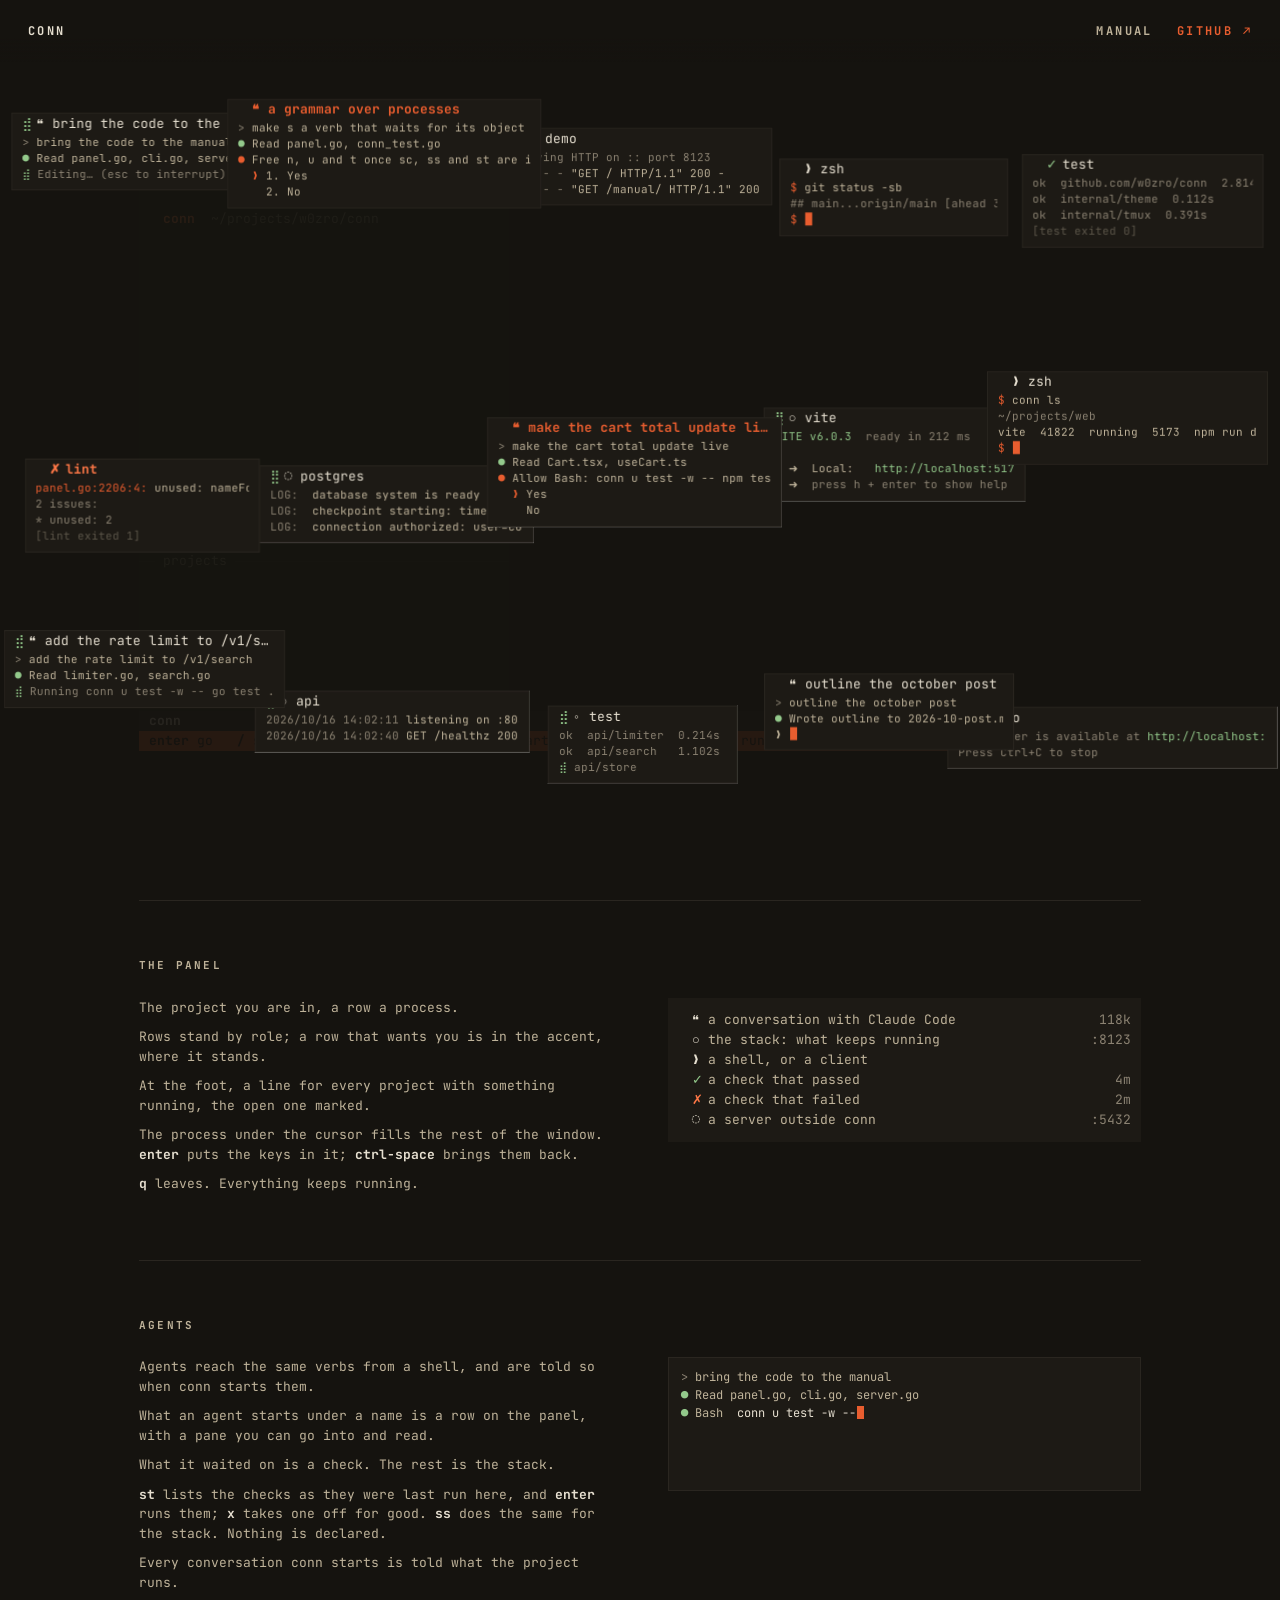
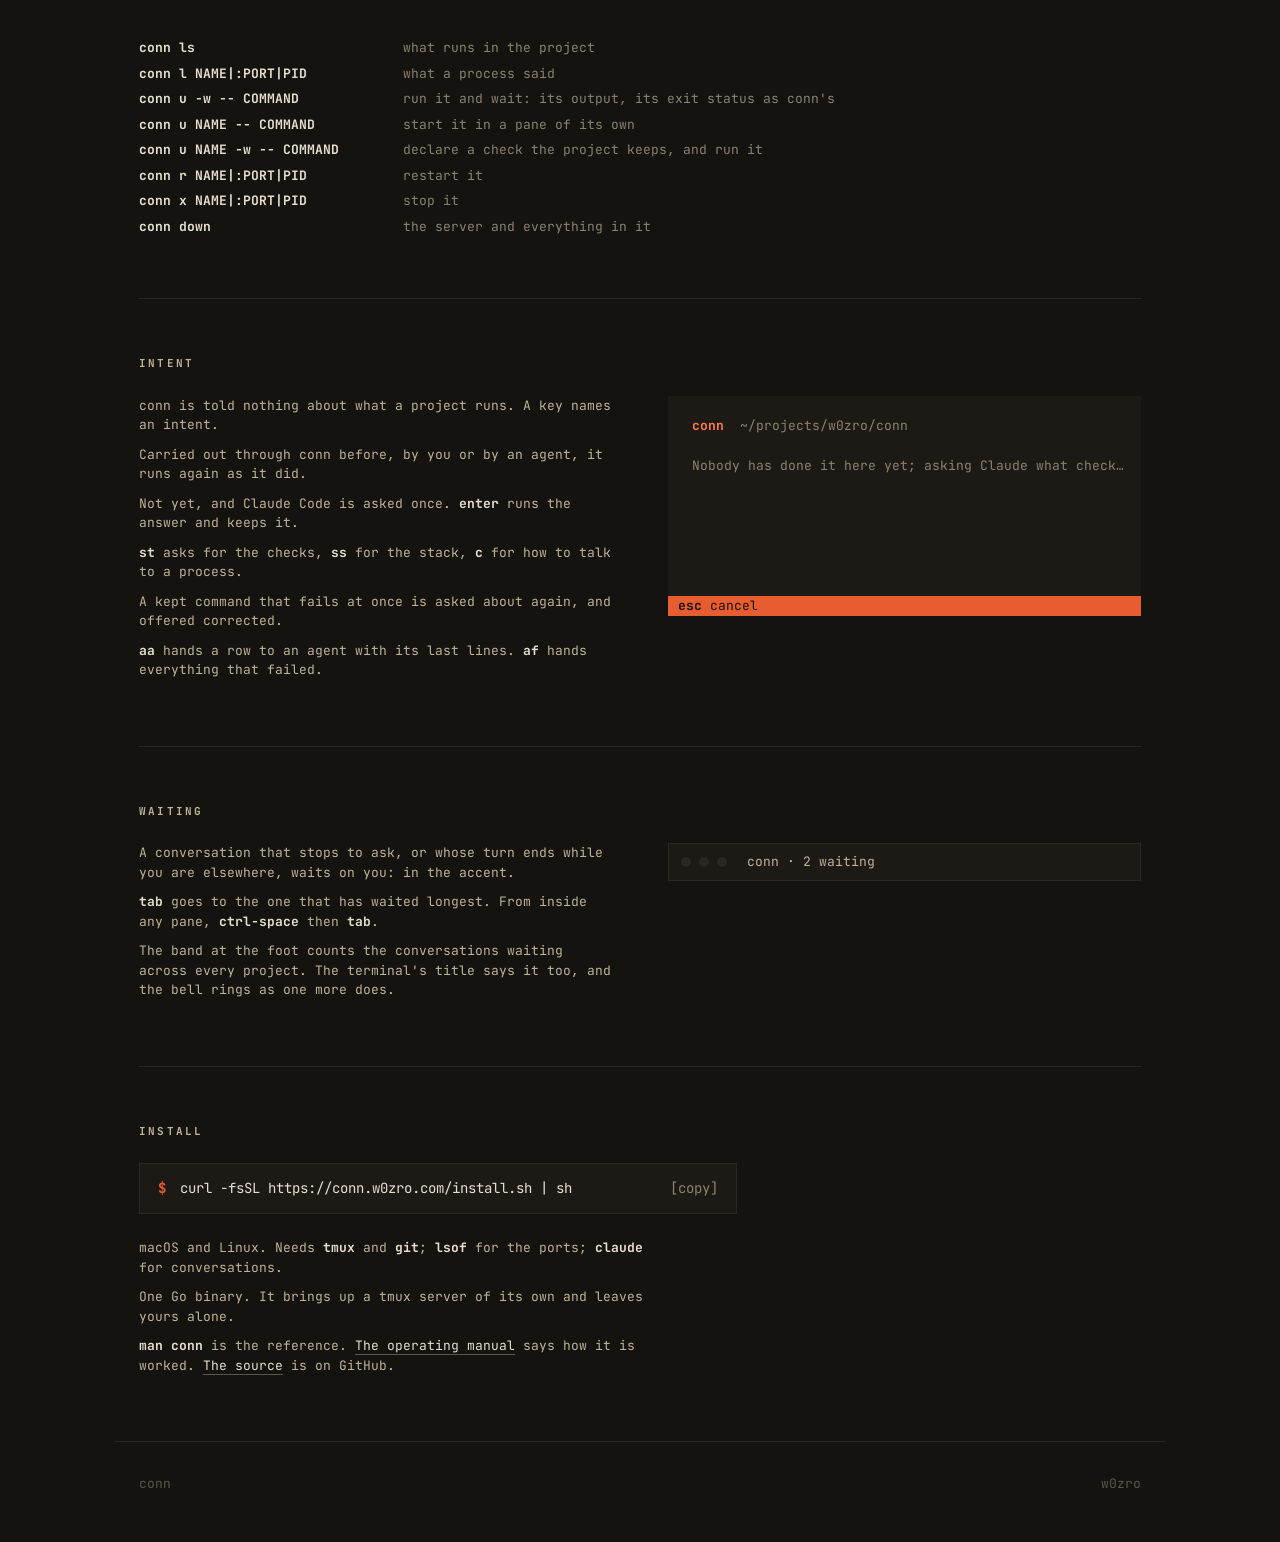
<file: docs/index.html>
<!doctype html>
<html lang="en">
<head>
<meta charset="utf-8">
<meta name="viewport" content="width=device-width, initial-scale=1, viewport-fit=cover">
<meta name="color-scheme" content="dark">
<meta name="theme-color" content="#15130F">
<title>conn — a grammar over the processes working your projects</title>
<meta name="description" content="conn puts the project you are in on one panel, a row a process, and gives you verbs over them: start, stop, restart, hand to an agent, each waiting for its object as in vim. Agents reach the same verbs from a shell. macOS and Linux, on tmux.">
<meta property="og:title" content="conn">
<meta property="og:description" content="A grammar over the processes working your projects. A row a process; verbs that wait for their object, as in vim; the same verbs for agents at the command line. macOS and Linux, on tmux.">
<meta property="og:url" content="https://conn.w0zro.com">
<meta property="og:type" content="website">
<meta property="og:site_name" content="conn">
<meta property="og:image" content="https://conn.w0zro.com/og-image.png">
<meta property="og:image:width" content="1200">
<meta property="og:image:height" content="630">
<meta property="og:image:alt" content="conn: the panel, a row a process, and the verbs over them.">
<meta name="twitter:card" content="summary_large_image">
<link rel="icon" href="/favicon.ico" sizes="32x32">
<link rel="icon" type="image/png" sizes="32x32" href="/favicon-32.png">
<link rel="icon" type="image/png" sizes="16x16" href="/favicon-16.png">
<link rel="apple-touch-icon" sizes="180x180" href="/favicon-180.png">
<link rel="preconnect" href="https://fonts.googleapis.com">
<link rel="preconnect" href="https://fonts.gstatic.com" crossorigin>
<link rel="stylesheet" href="https://fonts.googleapis.com/css2?family=JetBrains+Mono:wght@400;700&display=swap">
<link rel="stylesheet" href="site.css">
</head>
<body>

<nav class="nav" aria-label="site">
  <a class="mark" href="/">CONN</a>
  <span class="links"><a href="/manual/">MANUAL</a><a class="accent" href="https://github.com/w0zro/conn">GITHUB &#8599;</a></span>
</nav>

<!-- The field: the panes that gather into the panel once, as the page
     opens. site.js fills it and takes it away. -->
<div id="field" class="field" aria-hidden="true"></div>

<!-- The hero is conn's window: the panel at the left, alive, the
     grammar where the workspace would be, and at the foot the band
     and the key bar across both, as tmux draws them. The keys pressed
     on this page work the panel as they work conn. -->
<header class="hero">
  <div class="panel gathering" id="panel" aria-label="the panel">
    <div class="panelbg" id="panelbg"></div>
    <div class="phead"><span class="pname">conn</span><span class="ppath">~/projects/w0zro/conn</span></div>
    <div class="rows" id="rows"></div>
    <div class="plabel"><span>projects</span><span class="rule"></span></div>
    <div class="lines" id="lines"></div>
    <div class="say" id="say"></div>
  </div>

  <div class="grammar gathering" id="grammar">
    <p class="line"><span id="typed"></span><span class="cursor" id="cursor"></span></p>
    <table class="verbs" id="verbs" aria-label="the verbs and their objects">
      <thead>
        <tr><th></th><th data-verb="s"><b>s</b><span>start</span></th><th data-verb="x"><b>x</b><span>stop</span></th><th data-verb="r"><b>r</b><span>restart</span></th><th data-verb="a"><b>a</b><span>agent</span></th></tr>
      </thead>
      <tbody>
        <tr><th><b>·</b><span>the row</span></th><td></td><td data-key="xx">xx</td><td data-key="rr">rr</td><td data-key="aa">aa</td></tr>
        <tr><th><b>s</b><span>the stack</span></th><td data-key="ss">ss</td><td data-key="xs">xs</td><td data-key="rs">rs</td><td></td></tr>
        <tr><th><b>t</b><span>the checks</span></th><td data-key="st">st</td><td data-key="xt">xt</td><td data-key="rt">rt</td><td></td></tr>
        <tr><th><b>f</b><span>what failed</span></th><td></td><td></td><td data-key="rf">rf</td><td data-key="af">af</td></tr>
        <tr><th><b>c</b><span>a conversation</span></th><td data-key="sc">sc</td><td></td><td data-key="rc">rc</td><td></td></tr>
        <tr><th><b>p</b><span>the project</span></th><td></td><td data-key="xp">xp</td><td></td><td></td></tr>
      </tbody>
    </table>
    <ul class="atonce">
      <li><b data-key="tab">tab</b><span>who is waiting on you</span></li>
      <li><b>enter</b><span>go into it</span></li>
      <li><b>c</b><span>talk to it</span></li>
      <li><b>/</b><span>search what it said</span></li>
      <li><b>!</b><span>run a command, or a shell</span></li>
      <li><b data-key="j">j k</b><span>move</span></li>
    </ul>
    <p class="press">A verb waits for its object, as in vim. The keys work here.</p>
    <div class="cmd" role="group" aria-label="install command"><span class="prompt">$</span><code>curl -fsSL https://conn.w0zro.com/install.sh | sh</code><button class="copy" type="button" data-copy="curl -fsSL https://conn.w0zro.com/install.sh | sh">[copy]</button></div>
  </div>
  <div class="band" id="band"><span class="who">conn</span><span class="count" id="count"></span></div>
  <div class="bar" id="bar"></div>
</header>

<main>

<section class="part">
  <p class="kicker">THE PANEL</p>
  <div class="cols">
    <ul class="facts">
      <li>The project you are in, a row a process.</li>
      <li>Rows stand by role; a row that wants you is in the accent, where it stands.</li>
      <li>At the foot, a line for every project with something running, the open one marked.</li>
      <li>The process under the cursor fills the rest of the window. <b>enter</b> puts the keys in it; <b>ctrl-space</b> brings them back.</li>
      <li><b>q</b> leaves. Everything keeps running.</li>
    </ul>
    <ul class="legend">
      <li><span class="mark">❝</span><span>a conversation with Claude Code</span><span class="fig">118k</span></li>
      <li><span class="mark">○</span><span>the stack: what keeps running</span><span class="fig">:8123</span></li>
      <li><span class="mark">❯</span><span>a shell, or a client</span><span class="fig"></span></li>
      <li><span class="mark pass">✓</span><span>a check that passed</span><span class="fig">4m</span></li>
      <li><span class="mark fail">✗</span><span>a check that failed</span><span class="fig">2m</span></li>
      <li><span class="mark">◌</span><span>a server outside conn</span><span class="fig">:5432</span></li>
    </ul>
  </div>
</section>

<section class="part">
  <p class="kicker">AGENTS</p>
  <div class="cols">
    <ul class="facts">
      <li>Agents reach the same verbs from a shell, and are told so when conn starts them.</li>
      <li>What an agent starts under a name is a row on the panel, with a pane you can go into and read.</li>
      <li>What it waited on is a check. The rest is the stack.</li>
      <li><b>st</b> lists the checks as they were last run here, and <b>enter</b> runs them; <b>x</b> takes one off for good. <b>ss</b> does the same for the stack. Nothing is declared.</li>
      <li>Every conversation conn starts is told what the project runs.</li>
    </ul>
    <div class="shell" id="shell" aria-label="an agent's pane">
      <pre class="body"><span class="g">></span> bring the code to the manual
<span class="r">●</span> Read panel.go, cli.go, server.go
<span class="r">●</span> Bash  <span class="k" id="agentcmd"></span><span class="cursor" id="agentcur"></span>
<span class="g" id="agentout"></span></pre>
    </div>
  </div>
  <ul class="cli">
    <li><b>conn ls</b><span>what runs in the project</span></li>
    <li><b>conn l NAME|:PORT|PID</b><span>what a process said</span></li>
    <li><b>conn u -w -- COMMAND</b><span>run it and wait: its output, its exit status as conn's</span></li>
    <li><b>conn u NAME -- COMMAND</b><span>start it in a pane of its own</span></li>
    <li><b>conn u NAME -w -- COMMAND</b><span>declare a check the project keeps, and run it</span></li>
    <li><b>conn r NAME|:PORT|PID</b><span>restart it</span></li>
    <li><b>conn x NAME|:PORT|PID</b><span>stop it</span></li>
    <li><b>conn down</b><span>the server and everything in it</span></li>
  </ul>
</section>

<section class="part">
  <p class="kicker">INTENT</p>
  <div class="cols">
    <ul class="facts">
      <li>conn is told nothing about what a project runs. A key names an intent.</li>
      <li>Carried out through conn before, by you or by an agent, it runs again as it did.</li>
      <li>Not yet, and Claude Code is asked once. <b>enter</b> runs the answer and keeps it.</li>
      <li><b>st</b> asks for the checks, <b>ss</b> for the stack, <b>c</b> for how to talk to a process.</li>
      <li>A kept command that fails at once is asked about again, and offered corrected.</li>
      <li><b>aa</b> hands a row to an agent with its last lines. <b>af</b> hands everything that failed.</li>
    </ul>
    <div class="offer" id="offer" aria-label="st pressed where no check has been run">
      <div class="phead"><span class="pname">conn</span><span class="ppath">~/projects/w0zro/conn</span></div>
      <div class="obody" id="obody"></div>
      <div class="bar" id="obar"></div>
    </div>
  </div>
</section>

<section class="part">
  <p class="kicker">WAITING</p>
  <div class="cols">
    <ul class="facts">
      <li>A conversation that stops to ask, or whose turn ends while you are elsewhere, waits on you: in the accent.</li>
      <li><b>tab</b> goes to the one that has waited longest. From inside any pane, <b>ctrl-space</b> then <b>tab</b>.</li>
      <li>The band at the foot counts the conversations waiting across every project. The terminal's title says it too, and the bell rings as one more does.</li>
    </ul>
    <div class="title" aria-label="the terminal's title">
      <span class="dot"></span><span class="dot"></span><span class="dot"></span>
      <span class="name">conn · 2 waiting</span>
    </div>
  </div>
</section>

<section class="part install">
  <p class="kicker">INSTALL</p>
  <div class="cmd" role="group" aria-label="install command"><span class="prompt">$</span><code>curl -fsSL https://conn.w0zro.com/install.sh | sh</code><button class="copy" type="button" data-copy="curl -fsSL https://conn.w0zro.com/install.sh | sh">[copy]</button></div>
  <ul class="facts">
    <li>macOS and Linux. Needs <b>tmux</b> and <b>git</b>; <b>lsof</b> for the ports; <b>claude</b> for conversations.</li>
    <li>One Go binary. It brings up a tmux server of its own and leaves yours alone.</li>
    <li><b>man conn</b> is the reference. <a href="/manual/">The operating manual</a> says how it is worked. <a href="https://github.com/w0zro/conn">The source</a> is on GitHub.</li>
  </ul>
</section>

</main>

<footer class="end"><span>conn</span><span>w0zro</span></footer>

<script src="site.js"></script>
</body>
</html>
</file>
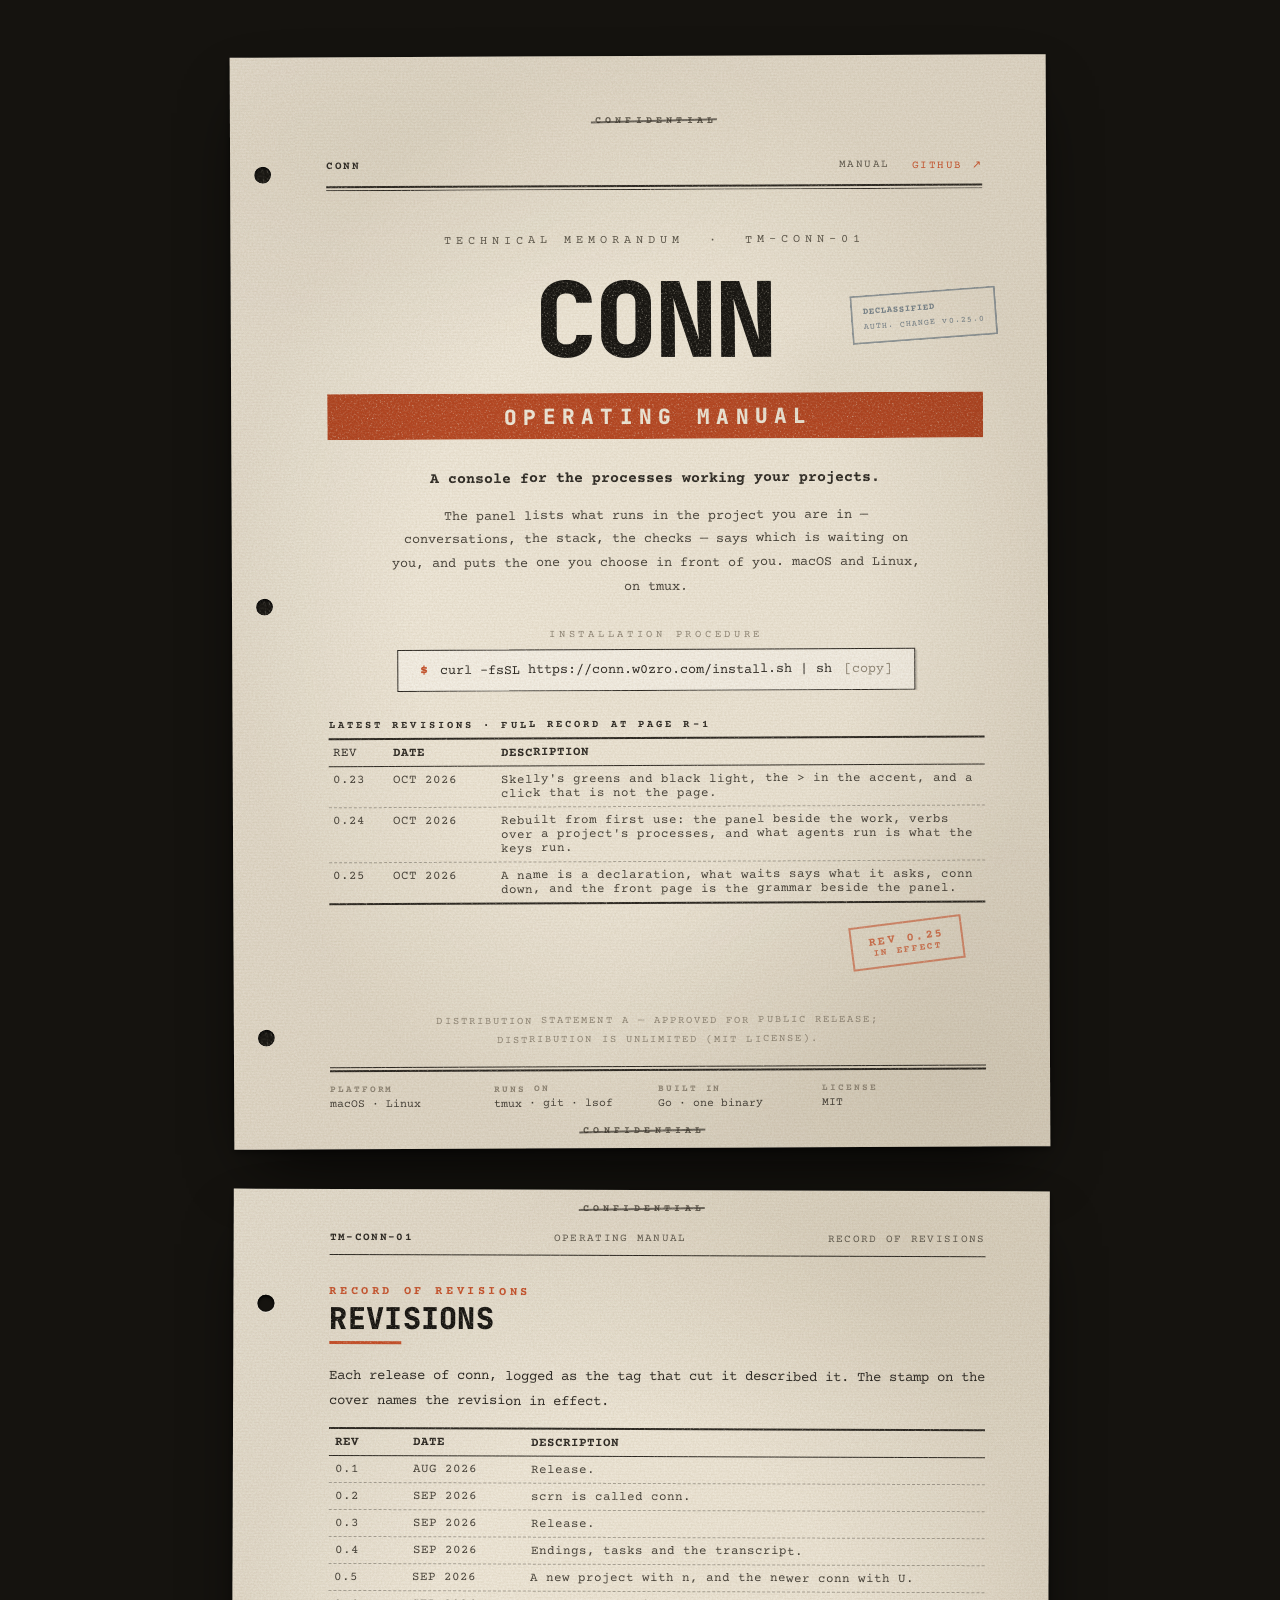
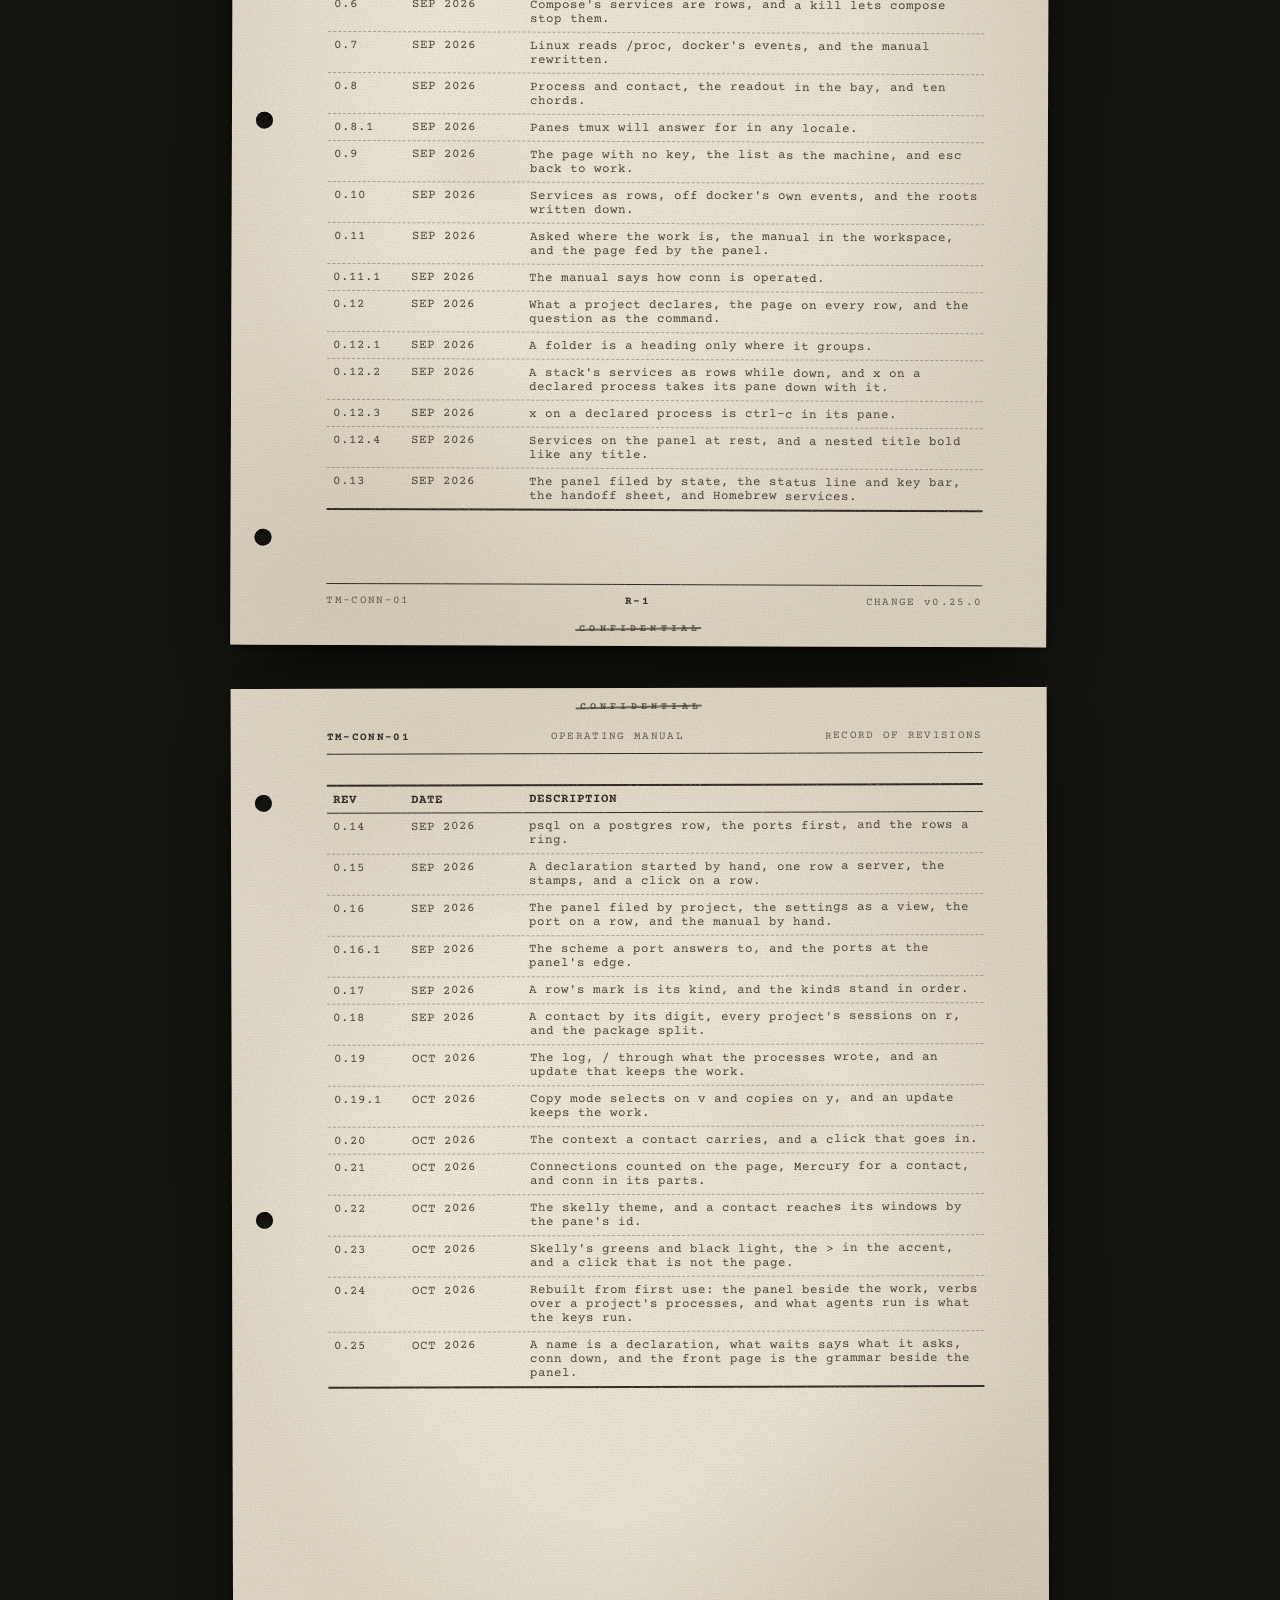
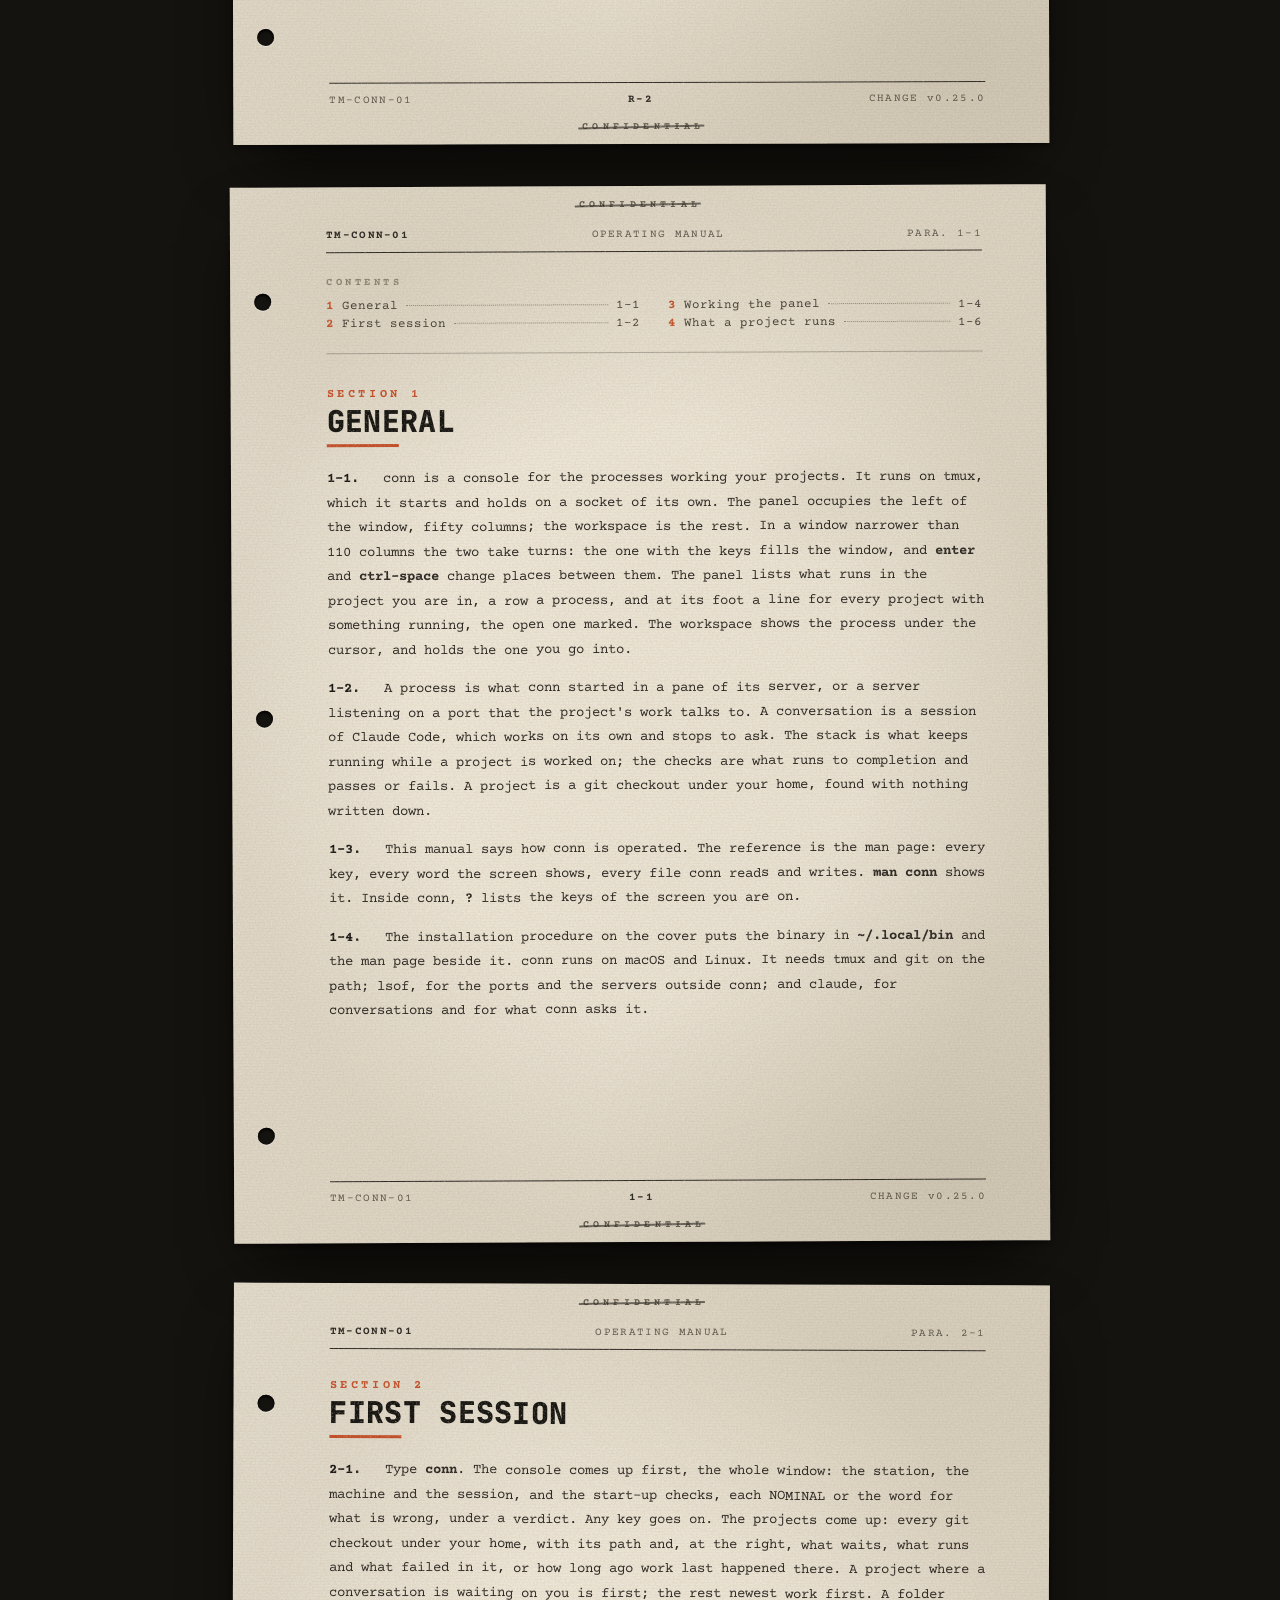
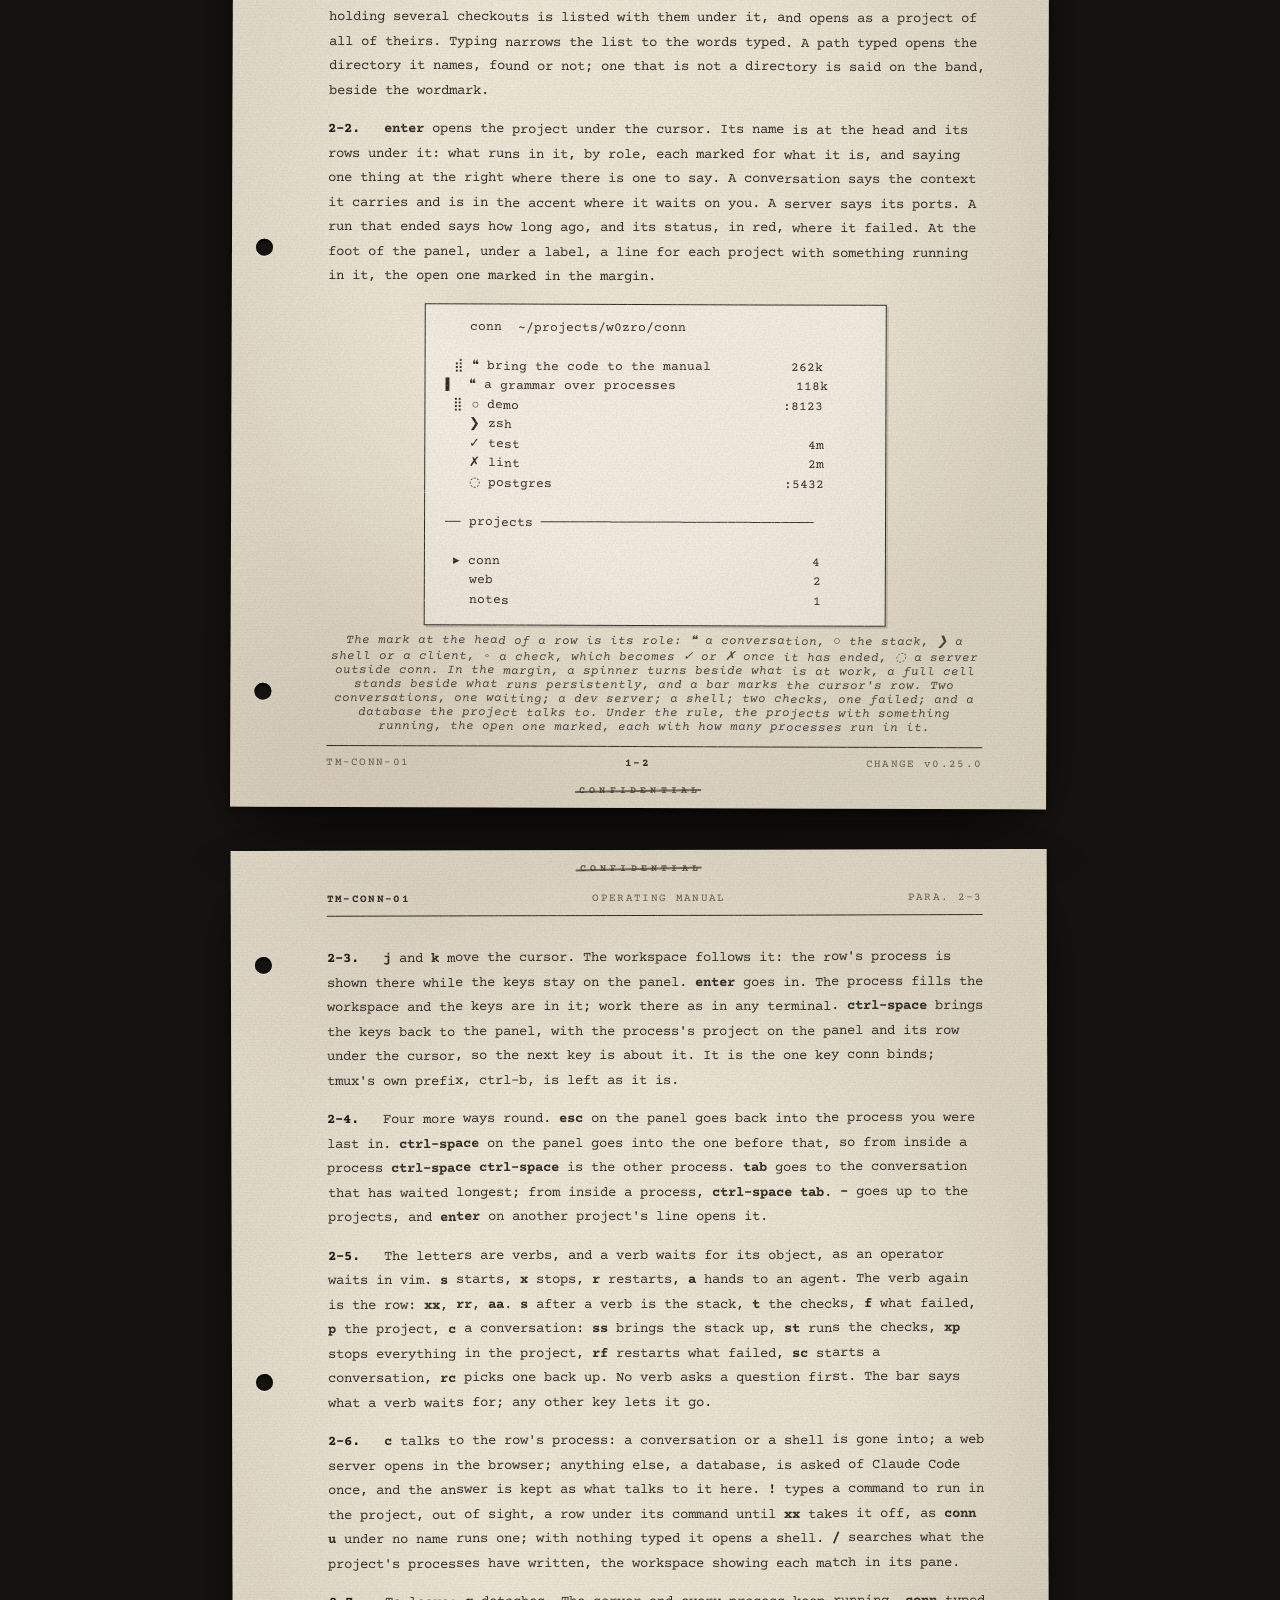
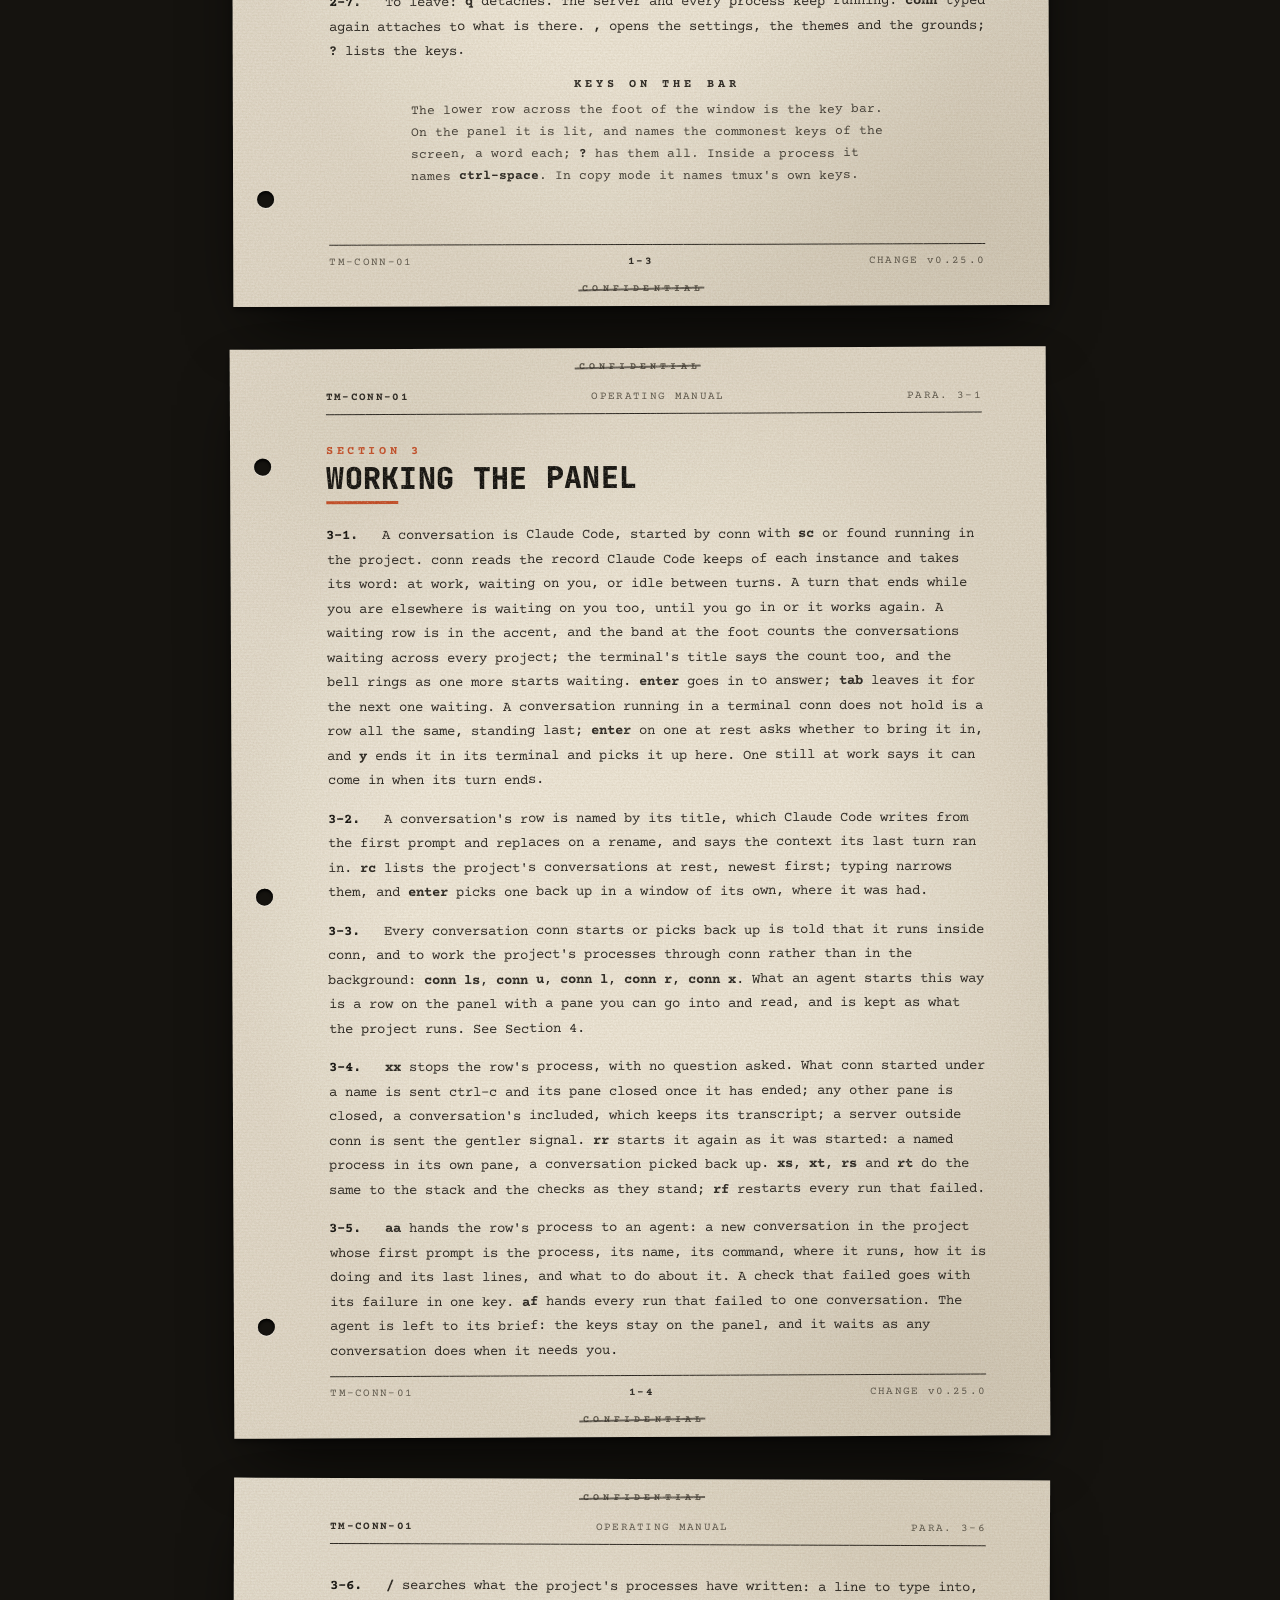
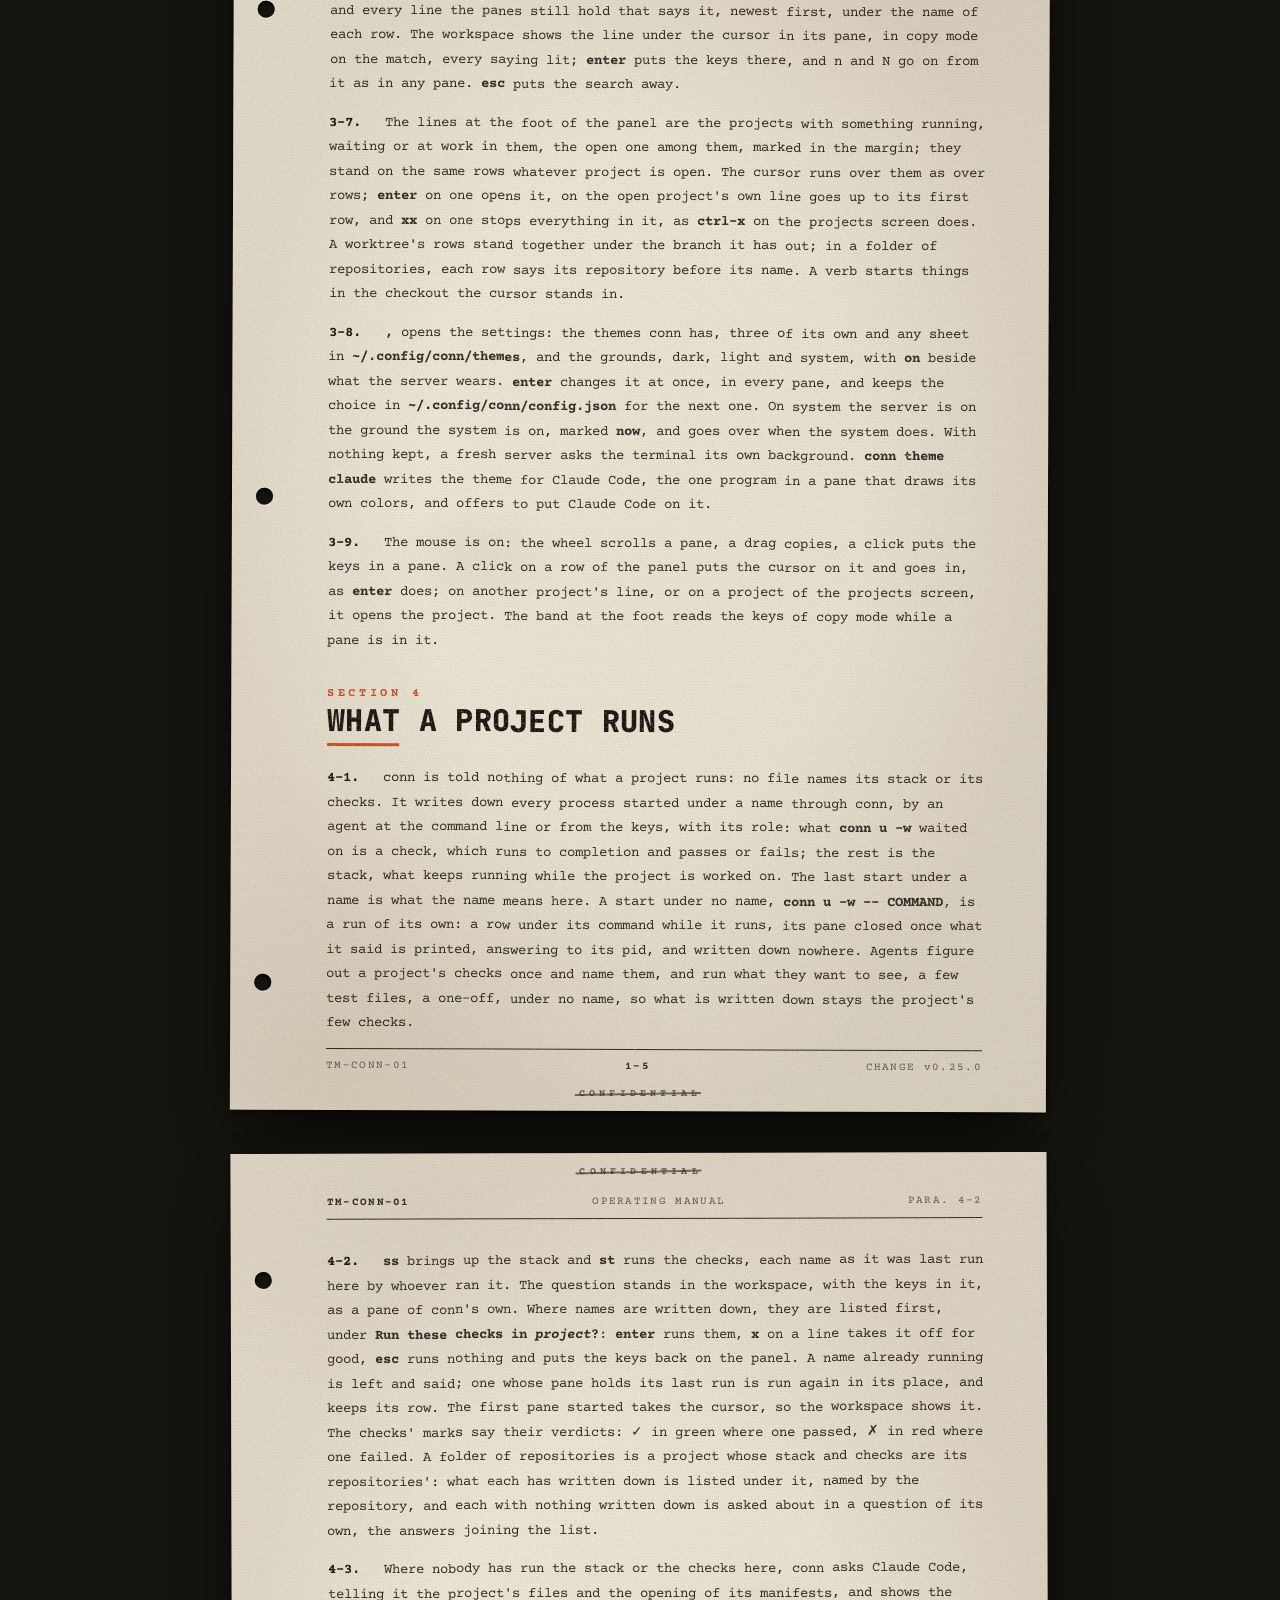
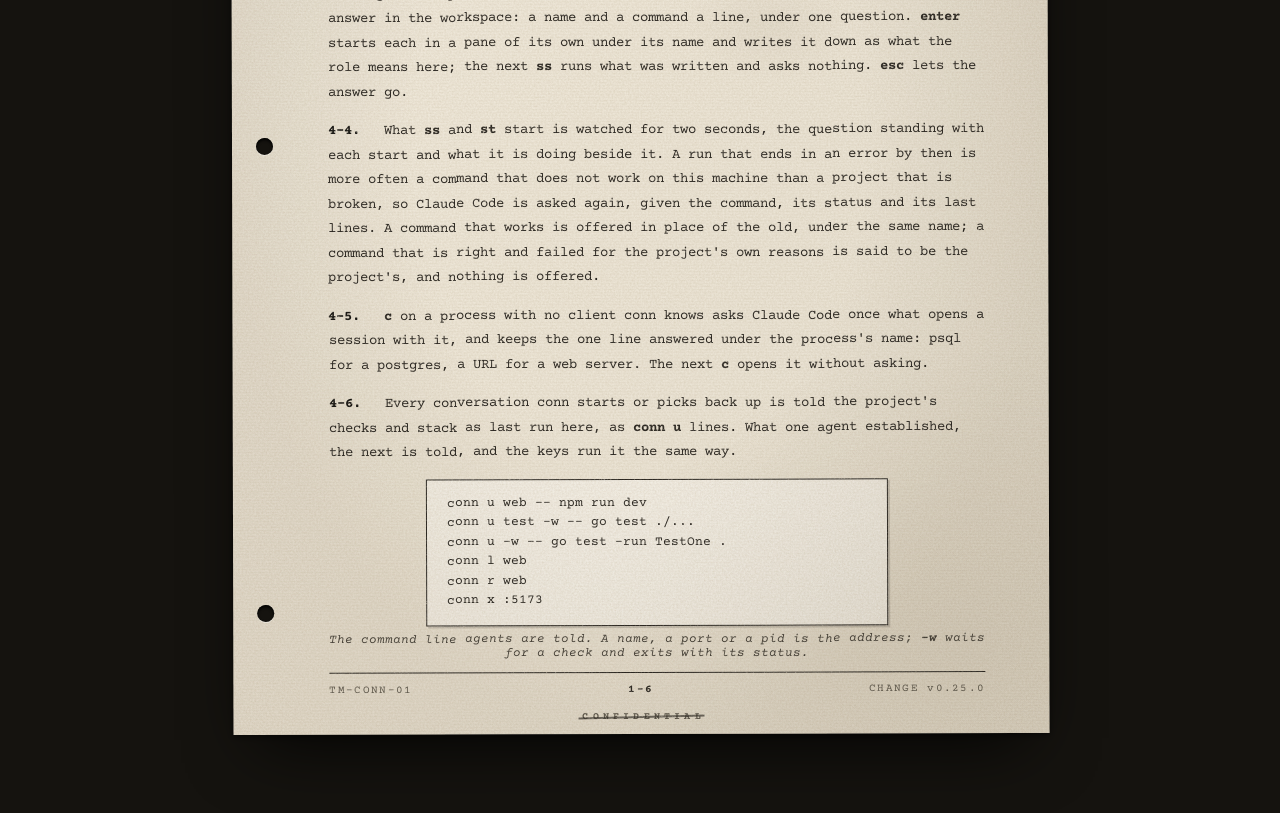
<file: docs/manual/index.html>
<!doctype html>
<html lang="en">
<head>
<meta charset="utf-8">
<meta name="viewport" content="width=device-width, initial-scale=1">
<meta name="color-scheme" content="dark">
<meta name="theme-color" content="#15130F">
<title>conn — operating manual</title>
<meta name="description" content="A console for the processes working your projects. The panel lists what runs in the project you are in, says which conversation is waiting on you, and puts the one you choose in front of you. macOS and Linux, on tmux.">
<meta property="og:title" content="conn">
<meta property="og:description" content="A console for the processes working your projects. The panel lists what runs in the project you are in, says which conversation is waiting on you, and puts the one you choose in front of you. macOS and Linux, on tmux.">
<meta property="og:url" content="https://conn.w0zro.com/manual/">
<meta property="og:type" content="website">
<meta property="og:site_name" content="conn">
<meta property="og:image" content="https://conn.w0zro.com/og-image.png">
<meta property="og:image:width" content="1200">
<meta property="og:image:height" content="630">
<meta property="og:image:alt" content="conn: the processes working each project, and which one is waiting.">
<meta name="twitter:card" content="summary_large_image">
<link rel="icon" href="/favicon.ico" sizes="32x32">
<link rel="icon" type="image/png" sizes="32x32" href="/favicon-32.png">
<link rel="icon" type="image/png" sizes="16x16" href="/favicon-16.png">
<link rel="apple-touch-icon" sizes="180x180" href="/favicon-180.png">
<link rel="preconnect" href="https://fonts.googleapis.com">
<link rel="preconnect" href="https://fonts.gstatic.com" crossorigin>
<link rel="stylesheet" href="https://fonts.googleapis.com/css2?family=Courier+Prime:ital,wght@0,400;0,700;1,400&family=JetBrains+Mono:wght@800&display=swap">
<link rel="stylesheet" href="style.css">
</head>
<body>
<div class="desk">

<!-- COVER -->
<section class="page cover" id="cover" aria-label="Cover">
  <span class="hole"></span><span class="hole"></span><span class="hole"></span>
  <span class="classified top"><s>CONFIDENTIAL</s></span><span class="classified bottom"><s>CONFIDENTIAL</s></span>
  <div class="top">
    <nav class="nav" aria-label="site">
      <a href="/">CONN</a>
      <span class="links"><a href="#contents">MANUAL</a><a class="accent" href="https://github.com/w0zro/conn">GITHUB &#8599;</a></span>
    </nav>
    <div class="rule-heavy"></div>
    <div class="rule"></div>
  </div>
  <div class="title">
    <p class="docline">TECHNICAL MEMORANDUM &nbsp;&middot;&nbsp; TM-CONN-01</p>
    <h1>CONN</h1>
    <div class="banner">OPERATING MANUAL</div>
    <p class="tagline">A console for the processes working your projects.</p>
    <p class="sub">The panel lists what runs in the project you are in &mdash; conversations, the stack, the checks &mdash; says which is waiting on you, and puts the one you choose in front of you. macOS and Linux, on tmux.</p>
    <div class="declassified">DECLASSIFIED<br><small>AUTH. <span>CHANGE v0.25.0</span></small></div>
  </div>
  <div class="install">
    <p class="label">INSTALLATION PROCEDURE</p>
    <div class="cmd" role="group" aria-label="install command"><span class="prompt">$</span><code>curl -fsSL https://conn.w0zro.com/install.sh | sh</code><button class="copy" type="button" data-copy="curl -fsSL https://conn.w0zro.com/install.sh | sh">[copy]</button></div>
  </div>
  <div class="revisions">
    <div>
      <p class="label">LATEST REVISIONS &middot; FULL RECORD AT PAGE R-1</p>
      <div class="table">
        <div class="row head"><span>REV</span><span>DATE</span><span>DESCRIPTION</span></div>
        <!-- revisions -->
        <div class="row"><span>0.23</span><span>OCT 2026</span><span>Skelly's greens and black light, the > in the accent, and a click that is not the page.</span></div>
        <div class="row"><span>0.24</span><span>OCT 2026</span><span>Rebuilt from first use: the panel beside the work, verbs over a project's processes, and what agents run is what the keys run.</span></div>
        <div class="row"><span>0.25</span><span>OCT 2026</span><span>A name is a declaration, what waits says what it asks, conn down, and the front page is the grammar beside the panel.</span></div>        <!-- /revisions -->
      </div>
    </div>
    <div class="stamp">REV 0.25<small>IN EFFECT</small></div>
  </div>
  <div class="foot">
    <p class="distribution">DISTRIBUTION STATEMENT A &mdash; APPROVED FOR PUBLIC RELEASE;<br>DISTRIBUTION IS UNLIMITED (MIT LICENSE).</p>
    <div class="rule"></div>
    <div class="rule-heavy"></div>
    <dl class="spec">
      <div><dt>PLATFORM</dt><dd>macOS &middot; Linux</dd></div>
      <div><dt>RUNS ON</dt><dd>tmux &middot; git &middot; lsof</dd></div>
      <div><dt>BUILT IN</dt><dd>Go &middot; one binary</dd></div>
      <div><dt>LICENSE</dt><dd>MIT</dd></div>
    </dl>
  </div>
</section>

<!-- RECORD OF REVISIONS · written by tools/revisions from the tags -->
<!-- record -->
<section class="page" aria-label="Page R-1">
  <span class="hole"></span><span class="hole"></span><span class="hole"></span>
  <span class="classified top"><s>CONFIDENTIAL</s></span><span class="classified bottom"><s>CONFIDENTIAL</s></span>
  <div class="sheet">
    <div class="running"><b>TM-CONN-01</b><span>OPERATING MANUAL</span><span>RECORD OF REVISIONS</span></div>
    <div class="rule"></div>
    <div class="body">
      <div class="section">
        <p class="kicker">RECORD OF REVISIONS</p>
        <h2>Revisions</h2>
        <p class="para">Each release of conn, logged as the tag that cut it described it. The stamp on the cover names the revision in effect.</p>
        <div class="table record">
          <div class="row head"><span>REV</span><span>DATE</span><span>DESCRIPTION</span></div>
          <div class="row"><span>0.1</span><span>AUG 2026</span><span>Release.</span></div>
          <div class="row"><span>0.2</span><span>SEP 2026</span><span>scrn is called conn.</span></div>
          <div class="row"><span>0.3</span><span>SEP 2026</span><span>Release.</span></div>
          <div class="row"><span>0.4</span><span>SEP 2026</span><span>Endings, tasks and the transcript.</span></div>
          <div class="row"><span>0.5</span><span>SEP 2026</span><span>A new project with n, and the newer conn with U.</span></div>
          <div class="row"><span>0.6</span><span>SEP 2026</span><span>Compose's services are rows, and a kill lets compose stop them.</span></div>
          <div class="row"><span>0.7</span><span>SEP 2026</span><span>Linux reads /proc, docker's events, and the manual rewritten.</span></div>
          <div class="row"><span>0.8</span><span>SEP 2026</span><span>Process and contact, the readout in the bay, and ten chords.</span></div>
          <div class="row"><span>0.8.1</span><span>SEP 2026</span><span>Panes tmux will answer for in any locale.</span></div>
          <div class="row"><span>0.9</span><span>SEP 2026</span><span>The page with no key, the list as the machine, and esc back to work.</span></div>
          <div class="row"><span>0.10</span><span>SEP 2026</span><span>Services as rows, off docker's own events, and the roots written down.</span></div>
          <div class="row"><span>0.11</span><span>SEP 2026</span><span>Asked where the work is, the manual in the workspace, and the page fed by the panel.</span></div>
          <div class="row"><span>0.11.1</span><span>SEP 2026</span><span>The manual says how conn is operated.</span></div>
          <div class="row"><span>0.12</span><span>SEP 2026</span><span>What a project declares, the page on every row, and the question as the command.</span></div>
          <div class="row"><span>0.12.1</span><span>SEP 2026</span><span>A folder is a heading only where it groups.</span></div>
          <div class="row"><span>0.12.2</span><span>SEP 2026</span><span>A stack's services as rows while down, and x on a declared process takes its pane down with it.</span></div>
          <div class="row"><span>0.12.3</span><span>SEP 2026</span><span>x on a declared process is ctrl-c in its pane.</span></div>
          <div class="row"><span>0.12.4</span><span>SEP 2026</span><span>Services on the panel at rest, and a nested title bold like any title.</span></div>
          <div class="row"><span>0.13</span><span>SEP 2026</span><span>The panel filed by state, the status line and key bar, the handoff sheet, and Homebrew services.</span></div>
        </div>
      </div>
    </div>
    <div class="foot">
      <div class="rule"></div>
      <div class="folio"><span>TM-CONN-01</span><b>R-1</b><span>CHANGE v0.25.0</span></div>
    </div>
  </div>
</section>

<section class="page" aria-label="Page R-2">
  <span class="hole"></span><span class="hole"></span><span class="hole"></span>
  <span class="classified top"><s>CONFIDENTIAL</s></span><span class="classified bottom"><s>CONFIDENTIAL</s></span>
  <div class="sheet">
    <div class="running"><b>TM-CONN-01</b><span>OPERATING MANUAL</span><span>RECORD OF REVISIONS</span></div>
    <div class="rule"></div>
    <div class="body">
      <div class="section">
        <div class="table record">
          <div class="row head"><span>REV</span><span>DATE</span><span>DESCRIPTION</span></div>
          <div class="row"><span>0.14</span><span>SEP 2026</span><span>psql on a postgres row, the ports first, and the rows a ring.</span></div>
          <div class="row"><span>0.15</span><span>SEP 2026</span><span>A declaration started by hand, one row a server, the stamps, and a click on a row.</span></div>
          <div class="row"><span>0.16</span><span>SEP 2026</span><span>The panel filed by project, the settings as a view, the port on a row, and the manual by hand.</span></div>
          <div class="row"><span>0.16.1</span><span>SEP 2026</span><span>The scheme a port answers to, and the ports at the panel's edge.</span></div>
          <div class="row"><span>0.17</span><span>SEP 2026</span><span>A row's mark is its kind, and the kinds stand in order.</span></div>
          <div class="row"><span>0.18</span><span>SEP 2026</span><span>A contact by its digit, every project's sessions on r, and the package split.</span></div>
          <div class="row"><span>0.19</span><span>OCT 2026</span><span>The log, / through what the processes wrote, and an update that keeps the work.</span></div>
          <div class="row"><span>0.19.1</span><span>OCT 2026</span><span>Copy mode selects on v and copies on y, and an update keeps the work.</span></div>
          <div class="row"><span>0.20</span><span>OCT 2026</span><span>The context a contact carries, and a click that goes in.</span></div>
          <div class="row"><span>0.21</span><span>OCT 2026</span><span>Connections counted on the page, Mercury for a contact, and conn in its parts.</span></div>
          <div class="row"><span>0.22</span><span>OCT 2026</span><span>The skelly theme, and a contact reaches its windows by the pane's id.</span></div>
          <div class="row"><span>0.23</span><span>OCT 2026</span><span>Skelly's greens and black light, the > in the accent, and a click that is not the page.</span></div>
          <div class="row"><span>0.24</span><span>OCT 2026</span><span>Rebuilt from first use: the panel beside the work, verbs over a project's processes, and what agents run is what the keys run.</span></div>
          <div class="row"><span>0.25</span><span>OCT 2026</span><span>A name is a declaration, what waits says what it asks, conn down, and the front page is the grammar beside the panel.</span></div>
        </div>
      </div>
    </div>
    <div class="foot">
      <div class="rule"></div>
      <div class="folio"><span>TM-CONN-01</span><b>R-2</b><span>CHANGE v0.25.0</span></div>
    </div>
  </div>
</section>

<!-- /record -->
<!-- PAGE 1-1 -->
<section class="page" id="contents" aria-label="Page 1-1">
  <span class="hole"></span><span class="hole"></span><span class="hole"></span>
  <span class="classified top"><s>CONFIDENTIAL</s></span><span class="classified bottom"><s>CONFIDENTIAL</s></span>
  <div class="sheet">
    <div class="running"><b>TM-CONN-01</b><span>OPERATING MANUAL</span><span>PARA. 1-1</span></div>
    <div class="rule"></div>
    <div class="contents">
      <div>
        <p class="label">CONTENTS</p>
        <ol>
          <li><a href="#general"><span class="n">1</span><span>General</span><span class="dots"></span><span>1-1</span></a></li>
          <li><a href="#first-session"><span class="n">2</span><span>First session</span><span class="dots"></span><span>1-2</span></a></li>
        </ol>
      </div>
      <div>
        <ol>
          <li><a href="#panel"><span class="n">3</span><span>Working the panel</span><span class="dots"></span><span>1-4</span></a></li>
          <li><a href="#runs"><span class="n">4</span><span>What a project runs</span><span class="dots"></span><span>1-6</span></a></li>
        </ol>
      </div>
    </div>
    <div class="body">
      <div class="section" id="general">
        <p class="kicker">SECTION 1</p>
        <h2>General</h2>
        <p class="para"><span class="n">1-1.</span> conn is a console for the processes working your projects. It runs on tmux, which it starts and holds on a socket of its own. The panel occupies the left of the window, fifty columns; the workspace is the rest. In a window narrower than 110 columns the two take turns: the one with the keys fills the window, and <b>enter</b> and <b>ctrl-space</b> change places between them. The panel lists what runs in the project you are in, a row a process, and at its foot a line for every project with something running, the open one marked. The workspace shows the process under the cursor, and holds the one you go into.</p>
        <p class="para"><span class="n">1-2.</span> A process is what conn started in a pane of its server, or a server listening on a port that the project's work talks to. A conversation is a session of Claude Code, which works on its own and stops to ask. The stack is what keeps running while a project is worked on; the checks are what runs to completion and passes or fails. A project is a git checkout under your home, found with nothing written down.</p>
        <p class="para"><span class="n">1-3.</span> This manual says how conn is operated. The reference is the man page: every key, every word the screen shows, every file conn reads and writes. <b>man conn</b> shows it. Inside conn, <b>?</b> lists the keys of the screen you are on.</p>
        <p class="para"><span class="n">1-4.</span> The installation procedure on the cover puts the binary in <b>~/.local/bin</b> and the man page beside it. conn runs on macOS and Linux. It needs tmux and git on the path; lsof, for the ports and the servers outside conn; and claude, for conversations and for what conn asks it.</p>
      </div>
    </div>
    <div class="foot">
      <div class="rule"></div>
      <div class="folio"><span>TM-CONN-01</span><b>1-1</b><span>CHANGE v0.25.0</span></div>
    </div>
  </div>
</section>

<!-- PAGE 1-2 -->
<section class="page" aria-label="Page 1-2">
  <span class="hole"></span><span class="hole"></span><span class="hole"></span>
  <span class="classified top"><s>CONFIDENTIAL</s></span><span class="classified bottom"><s>CONFIDENTIAL</s></span>
  <div class="sheet">
    <div class="running"><b>TM-CONN-01</b><span>OPERATING MANUAL</span><span>PARA. 2-1</span></div>
    <div class="rule"></div>
    <div class="body">
      <div class="section" id="first-session">
        <p class="kicker">SECTION 2</p>
        <h2>First session</h2>
        <p class="para"><span class="n">2-1.</span> Type <b>conn</b>. The console comes up first, the whole window: the station, the machine and the session, and the start-up checks, each NOMINAL or the word for what is wrong, under a verdict. Any key goes on. The projects come up: every git checkout under your home, with its path and, at the right, what waits, what runs and what failed in it, or how long ago work last happened there. A project where a conversation is waiting on you is first; the rest newest work first. A folder holding several checkouts is listed with them under it, and opens as a project of all of theirs. Typing narrows the list to the words typed. A path typed opens the directory it names, found or not; one that is not a directory is said on the band, beside the wordmark.</p>
        <p class="para"><span class="n">2-2.</span> <b>enter</b> opens the project under the cursor. Its name is at the head and its rows under it: what runs in it, by role, each marked for what it is, and saying one thing at the right where there is one to say. A conversation says the context it carries and is in the accent where it waits on you. A server says its ports. A run that ended says how long ago, and its status, in red, where it failed. At the foot of the panel, under a label, a line for each project with something running in it, the open one marked in the margin.</p>
        <div class="figure">
          <pre>   conn  ~/projects/w0zro/conn

 ⣾ ❝ bring the code to the manual          262k
▌  ❝ a grammar over processes               118k
 ⣿ ○ demo                                 :8123
   ❯ zsh
   ✓ test                                    4m
   ✗ lint                                    2m
   ◌ postgres                             :5432

── projects ───────────────────────────────────

 ▸ conn                                       4
   web                                        2
   notes                                      1</pre>
        </div>
        <p class="caption">The mark at the head of a row is its role: ❝ a conversation, ○ the stack, ❯ a shell or a client, ◦ a check, which becomes ✓ or ✗ once it has ended, ◌ a server outside conn. In the margin, a spinner turns beside what is at work, a full cell stands beside what runs persistently, and a bar marks the cursor's row. Two conversations, one waiting; a dev server; a shell; two checks, one failed; and a database the project talks to. Under the rule, the projects with something running, the open one marked, each with how many processes run in it.</p>
      </div>
    </div>
    <div class="foot">
      <div class="rule"></div>
      <div class="folio"><span>TM-CONN-01</span><b>1-2</b><span>CHANGE v0.25.0</span></div>
    </div>
  </div>
</section>

<!-- PAGE 1-3 -->
<section class="page" aria-label="Page 1-3">
  <span class="hole"></span><span class="hole"></span><span class="hole"></span>
  <span class="classified top"><s>CONFIDENTIAL</s></span><span class="classified bottom"><s>CONFIDENTIAL</s></span>
  <div class="sheet">
    <div class="running"><b>TM-CONN-01</b><span>OPERATING MANUAL</span><span>PARA. 2-3</span></div>
    <div class="rule"></div>
    <div class="body">
      <div class="section">
        <p class="para"><span class="n">2-3.</span> <b>j</b> and <b>k</b> move the cursor. The workspace follows it: the row's process is shown there while the keys stay on the panel. <b>enter</b> goes in. The process fills the workspace and the keys are in it; work there as in any terminal. <b>ctrl-space</b> brings the keys back to the panel, with the process's project on the panel and its row under the cursor, so the next key is about it. It is the one key conn binds; tmux's own prefix, ctrl-b, is left as it is.</p>
        <p class="para"><span class="n">2-4.</span> Four more ways round. <b>esc</b> on the panel goes back into the process you were last in. <b>ctrl-space</b> on the panel goes into the one before that, so from inside a process <b>ctrl-space ctrl-space</b> is the other process. <b>tab</b> goes to the conversation that has waited longest; from inside a process, <b>ctrl-space tab</b>. <b>-</b> goes up to the projects, and <b>enter</b> on another project's line opens it.</p>
        <p class="para"><span class="n">2-5.</span> The letters are verbs, and a verb waits for its object, as an operator waits in vim. <b>s</b> starts, <b>x</b> stops, <b>r</b> restarts, <b>a</b> hands to an agent. The verb again is the row: <b>xx</b>, <b>rr</b>, <b>aa</b>. <b>s</b> after a verb is the stack, <b>t</b> the checks, <b>f</b> what failed, <b>p</b> the project, <b>c</b> a conversation: <b>ss</b> brings the stack up, <b>st</b> runs the checks, <b>xp</b> stops everything in the project, <b>rf</b> restarts what failed, <b>sc</b> starts a conversation, <b>rc</b> picks one back up. No verb asks a question first. The bar says what a verb waits for; any other key lets it go.</p>
        <p class="para"><span class="n">2-6.</span> <b>c</b> talks to the row's process: a conversation or a shell is gone into; a web server opens in the browser; anything else, a database, is asked of Claude Code once, and the answer is kept as what talks to it here. <b>!</b> types a command to run in the project, out of sight, a row under its command until <b>xx</b> takes it off, as <b>conn u</b> under no name runs one; with nothing typed it opens a shell. <b>/</b> searches what the project's processes have written, the workspace showing each match in its pane.</p>
        <p class="para"><span class="n">2-7.</span> To leave: <b>q</b> detaches. The server and every process keep running. <b>conn</b> typed again attaches to what is there. <b>,</b> opens the settings, the themes and the grounds; <b>?</b> lists the keys.</p>
        <div class="note">
          <p class="label">KEYS ON THE BAR</p>
          <p>The lower row across the foot of the window is the key bar. On the panel it is lit, and names the commonest keys of the screen, a word each; <b>?</b> has them all. Inside a process it names <b>ctrl-space</b>. In copy mode it names tmux's own keys.</p>
        </div>
      </div>
    </div>
    <div class="foot">
      <div class="rule"></div>
      <div class="folio"><span>TM-CONN-01</span><b>1-3</b><span>CHANGE v0.25.0</span></div>
    </div>
  </div>
</section>

<!-- PAGE 1-4 -->
<section class="page" aria-label="Page 1-4">
  <span class="hole"></span><span class="hole"></span><span class="hole"></span>
  <span class="classified top"><s>CONFIDENTIAL</s></span><span class="classified bottom"><s>CONFIDENTIAL</s></span>
  <div class="sheet">
    <div class="running"><b>TM-CONN-01</b><span>OPERATING MANUAL</span><span>PARA. 3-1</span></div>
    <div class="rule"></div>
    <div class="body">
      <div class="section" id="panel">
        <p class="kicker">SECTION 3</p>
        <h2>Working the panel</h2>
        <p class="para"><span class="n">3-1.</span> A conversation is Claude Code, started by conn with <b>sc</b> or found running in the project. conn reads the record Claude Code keeps of each instance and takes its word: at work, waiting on you, or idle between turns. A turn that ends while you are elsewhere is waiting on you too, until you go in or it works again. A waiting row is in the accent, and the band at the foot counts the conversations waiting across every project; the terminal's title says the count too, and the bell rings as one more starts waiting. <b>enter</b> goes in to answer; <b>tab</b> leaves it for the next one waiting. A conversation running in a terminal conn does not hold is a row all the same, standing last; <b>enter</b> on one at rest asks whether to bring it in, and <b>y</b> ends it in its terminal and picks it up here. One still at work says it can come in when its turn ends.</p>
        <p class="para"><span class="n">3-2.</span> A conversation's row is named by its title, which Claude Code writes from the first prompt and replaces on a rename, and says the context its last turn ran in. <b>rc</b> lists the project's conversations at rest, newest first; typing narrows them, and <b>enter</b> picks one back up in a window of its own, where it was had.</p>
        <p class="para"><span class="n">3-3.</span> Every conversation conn starts or picks back up is told that it runs inside conn, and to work the project's processes through conn rather than in the background: <b>conn ls</b>, <b>conn u</b>, <b>conn l</b>, <b>conn r</b>, <b>conn x</b>. What an agent starts this way is a row on the panel with a pane you can go into and read, and is kept as what the project runs. See Section 4.</p>
        <p class="para"><span class="n">3-4.</span> <b>xx</b> stops the row's process, with no question asked. What conn started under a name is sent ctrl-c and its pane closed once it has ended; any other pane is closed, a conversation's included, which keeps its transcript; a server outside conn is sent the gentler signal. <b>rr</b> starts it again as it was started: a named process in its own pane, a conversation picked back up. <b>xs</b>, <b>xt</b>, <b>rs</b> and <b>rt</b> do the same to the stack and the checks as they stand; <b>rf</b> restarts every run that failed.</p>
        <p class="para"><span class="n">3-5.</span> <b>aa</b> hands the row's process to an agent: a new conversation in the project whose first prompt is the process, its name, its command, where it runs, how it is doing and its last lines, and what to do about it. A check that failed goes with its failure in one key. <b>af</b> hands every run that failed to one conversation. The agent is left to its brief: the keys stay on the panel, and it waits as any conversation does when it needs you.</p>
      </div>
    </div>
    <div class="foot">
      <div class="rule"></div>
      <div class="folio"><span>TM-CONN-01</span><b>1-4</b><span>CHANGE v0.25.0</span></div>
    </div>
  </div>
</section>

<!-- PAGE 1-5 -->
<section class="page" aria-label="Page 1-5">
  <span class="hole"></span><span class="hole"></span><span class="hole"></span>
  <span class="classified top"><s>CONFIDENTIAL</s></span><span class="classified bottom"><s>CONFIDENTIAL</s></span>
  <div class="sheet">
    <div class="running"><b>TM-CONN-01</b><span>OPERATING MANUAL</span><span>PARA. 3-6</span></div>
    <div class="rule"></div>
    <div class="body">
      <div class="section">
        <p class="para"><span class="n">3-6.</span> <b>/</b> searches what the project's processes have written: a line to type into, and every line the panes still hold that says it, newest first, under the name of each row. The workspace shows the line under the cursor in its pane, in copy mode on the match, every saying lit; <b>enter</b> puts the keys there, and n and N go on from it as in any pane. <b>esc</b> puts the search away.</p>
        <p class="para"><span class="n">3-7.</span> The lines at the foot of the panel are the projects with something running, waiting or at work in them, the open one among them, marked in the margin; they stand on the same rows whatever project is open. The cursor runs over them as over rows; <b>enter</b> on one opens it, on the open project's own line goes up to its first row, and <b>xx</b> on one stops everything in it, as <b>ctrl-x</b> on the projects screen does. A worktree's rows stand together under the branch it has out; in a folder of repositories, each row says its repository before its name. A verb starts things in the checkout the cursor stands in.</p>
        <p class="para"><span class="n">3-8.</span> <b>,</b> opens the settings: the themes conn has, three of its own and any sheet in <b>~/.config/conn/themes</b>, and the grounds, dark, light and system, with <b>on</b> beside what the server wears. <b>enter</b> changes it at once, in every pane, and keeps the choice in <b>~/.config/conn/config.json</b> for the next one. On system the server is on the ground the system is on, marked <b>now</b>, and goes over when the system does. With nothing kept, a fresh server asks the terminal its own background. <b>conn theme claude</b> writes the theme for Claude Code, the one program in a pane that draws its own colors, and offers to put Claude Code on it.</p>
        <p class="para"><span class="n">3-9.</span> The mouse is on: the wheel scrolls a pane, a drag copies, a click puts the keys in a pane. A click on a row of the panel puts the cursor on it and goes in, as <b>enter</b> does; on another project's line, or on a project of the projects screen, it opens the project. The band at the foot reads the keys of copy mode while a pane is in it.</p>
      </div>
      <div class="section" id="runs">
        <p class="kicker">SECTION 4</p>
        <h2>What a project runs</h2>
        <p class="para"><span class="n">4-1.</span> conn is told nothing of what a project runs: no file names its stack or its checks. It writes down every process started under a name through conn, by an agent at the command line or from the keys, with its role: what <b>conn u -w</b> waited on is a check, which runs to completion and passes or fails; the rest is the stack, what keeps running while the project is worked on. The last start under a name is what the name means here. A start under no name, <b>conn u -w -- COMMAND</b>, is a run of its own: a row under its command while it runs, its pane closed once what it said is printed, answering to its pid, and written down nowhere. Agents figure out a project's checks once and name them, and run what they want to see, a few test files, a one-off, under no name, so what is written down stays the project's few checks.</p>
      </div>
    </div>
    <div class="foot">
      <div class="rule"></div>
      <div class="folio"><span>TM-CONN-01</span><b>1-5</b><span>CHANGE v0.25.0</span></div>
    </div>
  </div>
</section>

<!-- PAGE 1-6 -->
<section class="page" aria-label="Page 1-6">
  <span class="hole"></span><span class="hole"></span><span class="hole"></span>
  <span class="classified top"><s>CONFIDENTIAL</s></span><span class="classified bottom"><s>CONFIDENTIAL</s></span>
  <div class="sheet">
    <div class="running"><b>TM-CONN-01</b><span>OPERATING MANUAL</span><span>PARA. 4-2</span></div>
    <div class="rule"></div>
    <div class="body">
      <div class="section">
        <p class="para"><span class="n">4-2.</span> <b>ss</b> brings up the stack and <b>st</b> runs the checks, each name as it was last run here by whoever ran it. The question stands in the workspace, with the keys in it, as a pane of conn's own. Where names are written down, they are listed first, under <b>Run these checks in <i>project</i>?</b>: <b>enter</b> runs them, <b>x</b> on a line takes it off for good, <b>esc</b> runs nothing and puts the keys back on the panel. A name already running is left and said; one whose pane holds its last run is run again in its place, and keeps its row. The first pane started takes the cursor, so the workspace shows it. The checks' marks say their verdicts: ✓ in green where one passed, ✗ in red where one failed. A folder of repositories is a project whose stack and checks are its repositories': what each has written down is listed under it, named by the repository, and each with nothing written down is asked about in a question of its own, the answers joining the list.</p>
        <p class="para"><span class="n">4-3.</span> Where nobody has run the stack or the checks here, conn asks Claude Code, telling it the project's files and the opening of its manifests, and shows the answer in the workspace: a name and a command a line, under one question. <b>enter</b> starts each in a pane of its own under its name and writes it down as what the role means here; the next <b>ss</b> runs what was written and asks nothing. <b>esc</b> lets the answer go.</p>
        <p class="para"><span class="n">4-4.</span> What <b>ss</b> and <b>st</b> start is watched for two seconds, the question standing with each start and what it is doing beside it. A run that ends in an error by then is more often a command that does not work on this machine than a project that is broken, so Claude Code is asked again, given the command, its status and its last lines. A command that works is offered in place of the old, under the same name; a command that is right and failed for the project's own reasons is said to be the project's, and nothing is offered.</p>
        <p class="para"><span class="n">4-5.</span> <b>c</b> on a process with no client conn knows asks Claude Code once what opens a session with it, and keeps the one line answered under the process's name: psql for a postgres, a URL for a web server. The next <b>c</b> opens it without asking.</p>
        <p class="para"><span class="n">4-6.</span> Every conversation conn starts or picks back up is told the project's checks and stack as last run here, as <b>conn u</b> lines. What one agent established, the next is told, and the keys run it the same way.</p>
        <div class="figure">
          <pre>conn u web -- npm run dev
conn u test -w -- go test ./...
conn u -w -- go test -run TestOne .
conn l web
conn r web
conn x :5173</pre>
        </div>
        <p class="caption">The command line agents are told. A name, a port or a pid is the address; <b>-w</b> waits for a check and exits with its status.</p>
      </div>
    </div>
    <div class="foot">
      <div class="rule"></div>
      <div class="folio"><span>TM-CONN-01</span><b>1-6</b><span>CHANGE v0.25.0</span></div>
    </div>
  </div>
</section>

</div>
<script src="manual.js"></script>
</body>
</html>
</file>
<file: docs/site.css>
/* conn.w0zro.com: the grammar, beside the panel. The panel is drawn as
   conn draws it, with conn's marks and inks (the conn theme's dark
   ground, from internal/theme/sheets/conn.json), and answers the keys
   as conn does. Beside it the verbs against their objects; under both,
   the facts a line each. The panes gather into the panel once, as the
   page opens. */

:root {
  --ground: #15130F;
  --surface: #1D1A15;
  --border: #2A2620;
  --ink: #E6DFD0;
  --parchment: #BFB39A;
  --gray: #8B8272;
  --faint: #5C564A;
  --accent: #E85D2F;
  --shimmer: #FF7847;
  --running: #93C98B;
  --chosen: #2A2620;
  --block: #E85D2F;
  --on-block: #15130F;
  --mono: 'JetBrains Mono', ui-monospace, 'SF Mono', Menlo, Consolas, monospace;
  --row: 20px;
  --panel-w: 370px;
}

html { background: var(--ground); -webkit-text-size-adjust: 100%; text-size-adjust: 100%; }
body {
  margin: 0;
  background: var(--ground);
  color: var(--ink);
  font: 400 13px/1.5 var(--mono);
  font-variant-ligatures: none;
  font-feature-settings: 'liga' 0, 'calt' 0;
  -webkit-font-smoothing: antialiased;
}
a { color: inherit; text-decoration: none; }
pre { margin: 0; font: inherit; white-space: pre; }
ul { list-style: none; margin: 0; padding: 0; }
b { font-weight: 700; }
::selection { background: var(--border); color: var(--ink); }
@keyframes blink { 50% { opacity: 0; } }
.cursor { display: inline-block; width: 0.55em; height: 1em; background: var(--accent); vertical-align: -0.12em; margin-left: 0.08em; animation: blink 1s steps(1) infinite; }
.cursor.off { visibility: hidden; }

/* The head. */
.nav {
  position: fixed; left: 0; right: 0; top: 0; z-index: 5;
  display: flex; justify-content: space-between; align-items: baseline;
  padding: 22px 28px;
  font-size: 12px; font-weight: 700; letter-spacing: 0.2em;
  color: var(--parchment);
  background: linear-gradient(var(--ground) 60%, transparent);
}
.nav .mark { color: var(--ink); }
.nav .links { display: flex; gap: 24px; }
.nav .links a:hover { color: var(--ink); }
.nav .links .accent { color: var(--accent); }

/* The hero is conn's window: the panel pane at the left, the grammar
   where the workspace is, and under both the two lines of tmux's
   status: the band, and the key bar. */
.hero {
  min-height: 100vh; min-height: 100dvh;
  box-sizing: border-box;
  display: grid; grid-template-columns: var(--panel-w) minmax(0, 560px);
  grid-template-rows: auto var(--row) var(--row);
  column-gap: 72px; row-gap: 0; justify-content: center; align-content: center;
  padding: 88px 24px 48px;
}
.hero .grammar { align-self: center; padding-bottom: var(--row); }
.band, .bar {
  grid-column: 1 / -1;
  height: var(--row); line-height: var(--row);
  white-space: nowrap; overflow: hidden;
}
.band { background: var(--border); color: var(--gray); display: flex; justify-content: space-between; padding: 0 10px; }
.band .who { color: var(--ink); font-weight: 700; }
.band .count { color: var(--accent); font-weight: 700; }
.bar { background: var(--block); color: var(--on-block); padding: 0 10px; }
.bar b { font-weight: 700; }
.bar i { font-style: normal; margin-right: 3ch; }
.bar i:last-child { margin-right: 0; }

/* The panel: the open project's head, a row a process, the projects
   label with its rule and a line a project, and at its foot a saying
   of conn's own, under a row of air. A row is laid as conn lays one:
   the cursor's bar, the margin where the spinner turns, the mark, the
   name, the figure at the right. */
.panel {
  position: relative; isolation: isolate;
  width: var(--panel-w); box-sizing: border-box;
  padding: var(--row) 0 0;
  display: flex; flex-direction: column;
}
.panel .say { padding: var(--row) 10px 0 24px; min-height: calc(2 * var(--row)); line-height: var(--row); color: var(--ink); white-space: normal; }
.panelbg { position: absolute; inset: 0; background: var(--surface); z-index: -1; }
/* While the panes gather, the panel and the grammar are there only as
   site.js brings each piece in. */
.panel.gathering .panelbg, .panel.gathering .phead, .panel.gathering .plabel, .hero.gathering .band, .hero.gathering .bar,
.panel.gathering .row, .panel.gathering .pline, .grammar.gathering { opacity: 0; }
.phead, .row, .plabel, .pline {
  height: var(--row); line-height: var(--row);
  display: flex; align-items: center; white-space: nowrap;
  padding-right: 10px;
}
.phead { padding-left: 24px; margin-bottom: var(--row); }
.phead .pname { color: var(--shimmer); font-weight: 700; margin-right: 16px; }
.phead .ppath { color: var(--gray); overflow: hidden; text-overflow: ellipsis; }
.rows { min-height: var(--row); }
.rows .air { height: var(--row); }
.row .cur { width: 10px; flex: none; color: var(--accent); font-weight: 700; visibility: hidden; }
.row.at { background: var(--chosen); }
.row.at .cur { visibility: visible; }
.row .spin { width: 14px; flex: none; color: var(--running); }
.row .mark { width: 16px; flex: none; color: var(--ink); }
.row .name { flex: 1; color: var(--ink); overflow: hidden; text-overflow: ellipsis; }
.row .fig { flex: none; color: var(--gray); margin-left: 12px; }
.row.waiting .mark, .row.waiting .name, .row.waiting .fig { color: var(--accent); font-weight: 700; }
.row.failed .mark, .row.failed .name, .row.failed .fig { color: var(--shimmer); font-weight: 700; }
.row.passed .mark { color: var(--running); }
.row.rest .name { color: var(--gray); }
.row.rest .fig { color: var(--faint); }
.row { transition: opacity .3s; }
/* The projects are a strip at the panel's foot, under a label in a
   rule from edge to edge and a row of air. */
.plabel { padding: 0; margin: auto 0 var(--row); color: var(--gray); }
.plabel::before { content: ''; width: 16px; flex: none; margin-right: 8px; border-top: 1px solid var(--border); }
.plabel span:first-child { margin-right: 8px; }
.plabel .rule { flex: 1; border-top: 1px solid var(--border); }
.pline { padding-left: 10px; }
.pline .spin { width: 14px; flex: none; color: var(--running); }
.pline .pname { flex: 1; color: var(--parchment); font-weight: 700; }
.pline .fig { flex: none; color: var(--gray); margin-left: 12px; }
.pline.waiting .pname { color: var(--accent); }

/* The field: the panes that gather into the panel, over everything,
   once. A pane is a terminal with a process in it, nothing around it
   but its edge; its body folds away as it becomes a row. */
.field { position: fixed; inset: 0; z-index: 4; pointer-events: none; }
.win {
  position: absolute; left: 0; top: 0;
  box-sizing: border-box;
  background: var(--surface);
  border: 1px solid var(--border);
  overflow: hidden;
  will-change: transform, width, height, opacity;
  transition: background-color .4s, border-color .4s;
}
.win .head {
  position: absolute; left: 0; right: 0; top: 0;
  height: var(--row); line-height: var(--row);
  display: flex; align-items: center; padding-right: 10px; white-space: nowrap;
}
.win .head .cur { width: 10px; flex: none; }
.win .head .spin { width: 14px; flex: none; color: var(--running); }
.win .head .mark { width: 16px; flex: none; color: var(--ink); }
.win .head .name { flex: 1; color: var(--ink); overflow: hidden; text-overflow: ellipsis; }
.win.waiting .head .mark, .win.waiting .head .name { color: var(--accent); font-weight: 700; }
.win.failed .head .mark, .win.failed .head .name { color: var(--shimmer); font-weight: 700; }
.win.passed .head .mark { color: var(--running); }
.win .body {
  position: absolute; left: 10px; right: 10px; top: var(--row);
  font-size: 11px; line-height: 16px; color: var(--parchment); overflow: hidden;
}
.body .g { color: var(--gray); }
.body .a { color: var(--accent); }
.body .r { color: var(--running); }
.body .f { color: var(--faint); }
.body .k { color: var(--ink); }
.body .cursor { width: 7px; height: 13px; vertical-align: -2px; }
.win.row { border-color: transparent; background: transparent; }

/* The grammar: the line, the verbs against their objects, the keys
   that act at once, and the install. */
.grammar .line {
  margin: 0 0 28px;
  font-size: clamp(30px, 3.4vw, 44px); line-height: 1.1; font-weight: 700; letter-spacing: -0.03em;
  min-height: 1.1em;
}
.verbs { border-collapse: collapse; width: 100%; max-width: 460px; }
.verbs th, .verbs td { padding: 0 8px; height: 30px; text-align: left; font-weight: 400; white-space: nowrap; }
.verbs thead th { vertical-align: bottom; padding-bottom: 6px; border-bottom: 1px solid var(--border); }
.verbs thead th b { color: var(--ink); display: block; }
.verbs thead th span { color: var(--gray); font-size: 11px; }
.verbs tbody th { padding-left: 0; }
.verbs tbody th b { color: var(--ink); display: inline-block; width: 2ch; }
.verbs tbody th span { color: var(--gray); }
.verbs td { color: var(--ink); font-weight: 700; cursor: pointer; }
.verbs td:empty { cursor: default; }
.verbs td:empty::before { content: '·'; color: var(--faint); font-weight: 400; }
.verbs td:hover, .verbs td.lit { background: var(--chosen); }
.verbs td.lit { color: var(--accent); }
.verbs th.pending b { color: var(--accent); }
.verbs td.pending { color: var(--accent); }
.atonce { display: grid; grid-template-columns: 1fr 1fr; gap: 2px 24px; margin: 22px 0 0; color: var(--gray); }
.atonce b { display: inline-block; min-width: 6ch; color: var(--ink); }
.atonce b[data-key] { cursor: pointer; }
.press { margin: 22px 0 24px; color: var(--parchment); }

.cmd {
  display: flex; align-items: baseline; gap: 14px;
  background: var(--surface); border: 1px solid var(--border);
  padding: 14px 18px; font-size: 14px; color: var(--ink); overflow-x: auto;
}
.cmd .prompt { color: var(--accent); font-weight: 700; }
.cmd code { flex: 1; font: inherit; white-space: nowrap; }
.copy { font: inherit; color: var(--gray); background: none; border: 0; padding: 0; cursor: pointer; white-space: nowrap; }
.copy:hover { color: var(--ink); }
.copy.done { color: var(--accent); }

/* The parts under the hero: a kicker, and the facts a line each. */
main { max-width: 1002px; margin: 0 auto; padding: 0 24px; }
.part { padding: 56px 0; border-top: 1px solid var(--border); }
.kicker { margin: 0 0 24px; font-size: 11px; font-weight: 700; letter-spacing: 0.2em; color: var(--parchment); }
.cols { display: grid; grid-template-columns: minmax(0, 1fr) minmax(0, 1fr); gap: 40px 56px; align-items: start; }
.facts { color: var(--parchment); max-width: 520px; }
.facts li { margin: 0 0 10px; }
.facts b, .facts a { color: var(--ink); }
.facts a { border-bottom: 1px solid var(--faint); }
.facts a:hover { border-color: var(--ink); }

.legend { background: var(--surface); padding: 12px 0; overflow: hidden; }
.legend li { display: flex; align-items: center; height: var(--row); padding: 0 10px 0 24px; white-space: nowrap; }
.legend .mark { width: 16px; flex: none; color: var(--ink); }
.legend .mark.pass { color: var(--running); }
.legend .mark.fail { color: var(--shimmer); }
.legend li span:nth-child(2) { flex: 1; color: var(--parchment); overflow: hidden; text-overflow: ellipsis; }
.legend .fig { flex: none; color: var(--gray); margin-left: 12px; white-space: pre; }

.offer { background: var(--surface); padding: var(--row) 0 0; min-height: calc(10 * var(--row)); display: flex; flex-direction: column; }
.offer .obody { flex: 1; }
.offer .obody .l { height: var(--row); line-height: var(--row); padding: 0 10px 0 24px; white-space: nowrap; overflow: hidden; text-overflow: ellipsis; color: var(--gray); }
.offer .obody .l.ask { color: var(--parchment); font-weight: 700; }
.offer .obody .l.offered b { color: var(--ink); display: inline-block; min-width: 6ch; }
.offer .bar { margin-top: var(--row); }
.shell { background: var(--surface); border: 1px solid var(--border); padding: 10px 12px; min-height: 112px; }
.shell .body { font-size: 12px; line-height: 18px; color: var(--parchment); white-space: pre-wrap; }
.shell .cursor { width: 7px; height: 13px; vertical-align: -2px; }
.cli { margin-top: 36px; }
.cli li { display: grid; grid-template-columns: 30ch 1fr; gap: 24px; margin: 0 0 6px; color: var(--gray); }
.cli b { color: var(--ink); white-space: nowrap; }

.title {
  display: inline-flex; align-items: center; gap: 8px;
  background: var(--surface); border: 1px solid var(--border);
  padding: 8px 16px 8px 12px; color: var(--parchment);
}
.title .dot { width: 10px; height: 10px; border-radius: 50%; background: var(--border); }
.title .name { margin-left: 12px; }

.install .cmd { max-width: 560px; margin-bottom: 24px; }
.end { max-width: 1002px; margin: 0 auto; padding: 32px 24px 48px; display: flex; justify-content: space-between; color: var(--faint); border-top: 1px solid var(--border); }

@media (max-width: 920px) {
  .hero { grid-template-columns: minmax(0, var(--panel-w)); grid-template-rows: auto auto var(--row) auto; column-gap: 0; padding-top: 80px; }
  .hero .grammar { margin-top: 40px; }
  .bar { height: auto; white-space: normal; display: flex; flex-wrap: wrap; column-gap: 3ch; }
  .bar i { margin-right: 0; white-space: nowrap; }
  .grammar { max-width: var(--panel-w); }
  .cols { grid-template-columns: minmax(0, 1fr); }
  .cli li { grid-template-columns: 1fr; gap: 0; margin-bottom: 12px; }
}
@media (max-width: 420px) {
  :root { --panel-w: calc(100vw - 32px); --row: 18px; }
  .nav { padding: 16px 18px; }
  .hero { padding: 72px 16px 40px; }
  main, .end { padding-left: 16px; padding-right: 16px; }
  .grammar .line { font-size: 28px; margin-bottom: 18px; }
  .verbs th, .verbs td { padding: 0 5px; }
  .atonce { grid-template-columns: 1fr; }
  .cmd { flex-wrap: wrap; padding: 10px 12px; font-size: 12px; }
  .cmd code { white-space: normal; word-break: break-all; }
}
@media (prefers-reduced-motion: reduce) {
  .cursor { animation: none; }
  .row, .pline, .panel, .grammar { transition: none; }
}
</file>
<file: docs/manual/style.css>
/* The display is set in what conn is read in — JetBrains Mono, the
   family ghostty loads for the terminal conn holds — and the body is
   set in the typewriter the manual was typed on. The wordmark, the
   banner under it and the section heads are the terminal's face; the
   paragraphs, tables and figures are Courier Prime. Both advance
   0.6em, so the two faces sit on one grid and the fixed pages keep
   their arithmetic. The ligatures are off the way ghostty has them
   off, so the glyph vocabulary renders as itself. JetBrains Mono
   stops at 800, so the display weights are 800; a 900 would be the
   browser drawing a bold of its own. */

/* conn's site is an operating manual: US-letter pages on a dark desk,
   scanned paper, binder holes, a typewriter body and the terminal's
   own face for the display, with conn's orange as the one spot ink.
   The landing page is the manual's cover; the guide is its interior
   pages, in one scroll. Every page is a fixed artifact, 816 by 1056,
   and never reflows: below the desk's width it is scaled, not
   rewrapped. */

/* The page is conn's scheme, inverted onto paper: what the terminal
   grounds on is what the manual is printed in, and what the terminal
   writes in is the paper it is printed on. So the ink is conn's ground,
   the desk the paper lies on is that same ground, and the paper's own
   shadow is conn's ink.

   Between the ink and the paper the manual needs five rungs; conn names
   four of them — the ground, black, bright black and the console's gray
   — and the fifth, --ink-3, is the step between the first two, spelled
   out because no slot has a name for it.

   A spot color is conn's own at the value paper needs: the hue and the
   saturation are the scheme's to within a fifth of a degree, and only
   the value comes down, until the ink reads against the stock. conn
   picks its colors against a dark ground, where the orange carries at
   5.3:1; laid on cream it would read at 2.8, under the floor. So the
   orange and the green are laid until a mark reads on paper, 3.8:1 —
   where the orange the manual was drawn with already sat — and the blue
   is laid for the stamp, which takes it at part strength. */

:root {
  --desk: #15130F;        /* conn's ground */
  --ink: #15130F;         /* conn's ground, as ink */
  --ink-2: #2A2620;       /* conn's black */
  --ink-3: #433E35;       /* the step between them; conn has no name for it */
  --muted: #5C564A;       /* conn's bright black */
  --faint: #8B8272;       /* the console's gray */
  --orange: #C34E27;      /* conn's #E85D2F at the paper's value */
  --orange-rgb: 195,78,39;
  --green: #5A7B55;       /* conn's #93C98B at the paper's value */
  --blue: 66,87,105;      /* conn's #7FA7C9 at the paper's value; the
                             stamp lays it at part strength, so it is
                             kept as channels rather than a hex */
  --paper: linear-gradient(115deg, #f1ebde 0%, #ece5d6 45%, #E6DFD0 100%);
  --paper-top: #f1ebde;   /* the paper's lit edge, above conn's ink */
  --box: rgba(255,255,255,0.35);
  --dash: rgba(42,38,32,0.35);
  --dots: rgba(42,38,32,0.45);
  --mono: 'Courier Prime', 'Courier New', Courier, monospace;
  --display: 'JetBrains Mono', ui-monospace, 'Courier New', Courier, monospace;
  /* The paper's fibre, drawn once as noise. The ink mask is solid over
     most of the noise, thins a little where it runs high, and only at
     its peaks lets the paper through: the ink that missed a fibre. The fibre overlay is the same noise as a faint warm
     tone, laid over paper and ink alike. */
  --ink-mask: url("data:image/svg+xml;utf8,<svg xmlns='http://www.w3.org/2000/svg' width='240' height='240'><filter id='f'><feTurbulence type='fractalNoise' baseFrequency='0.55' numOctaves='4' seed='7' stitchTiles='stitch'/><feColorMatrix values='0 0 0 0 0  0 0 0 0 0  0 0 0 0 0  1 0 0 0 0'/><feComponentTransfer><feFuncA type='table' tableValues='1 1 1 0.97 0.88 0.6 0.25'/></feComponentTransfer></filter><rect width='240' height='240' filter='url(%23f)'/></svg>");
  --fibre: url("data:image/svg+xml;utf8,<svg xmlns='http://www.w3.org/2000/svg' width='320' height='320'><filter id='f'><feTurbulence type='fractalNoise' baseFrequency='0.55' numOctaves='5' seed='3' stitchTiles='stitch'/><feColorMatrix values='0 0 0 0 0.55  0 0 0 0 0.45  0 0 0 0 0.3  0.3 0 0 0 -0.08'/></filter><rect width='320' height='320' filter='url(%23f)'/></svg>");
}

html {
  background: var(--desk);
  /* A phone's browser inflates text it takes for a desktop page; the
     page is set at its size and stays there. */
  -webkit-text-size-adjust: 100%;
  text-size-adjust: 100%;
}
body {
  margin: 0;
  background: var(--desk);
  color: var(--ink-2);
  font: 400 14px/1.75 var(--mono);
  font-variant-ligatures: none;
  font-feature-settings: 'liga' 0, 'calt' 0;
  -webkit-font-smoothing: antialiased;
}
a { color: inherit; text-decoration: none; }
a:hover { opacity: 0.8; }
b, strong { font-weight: 700; }

/* The desk, and the stack of pages on it. */
.desk {
  display: flex;
  flex-direction: column;
  align-items: center;
  gap: 42px;
  padding: 56px 24px 80px;
}

/* A page: letter paper, a shadow onto the desk, and a scan's grain over
   everything on it. Each page in the stack lies a fraction of a degree
   off the last, the way a scanned stack does. The page is letter size,
   and grows rather than clips when a browser sets its text larger than
   the one it was paginated in — a font that has not loaded yet, a
   phone's idea of a readable size: a page a little long is a page; a
   paragraph cut off is a missing page. */
.page {
  position: relative;
  flex: none;
  width: 816px;
  min-height: 1056px;
  background: var(--paper);
  box-shadow: 0 30px 70px -25px rgba(0,0,0,0.9), 0 2px 6px rgba(0,0,0,0.5);
  box-sizing: border-box;
}
.page:nth-child(3n+1) { transform: rotate(-0.25deg); }
.page:nth-child(3n+2) { transform: rotate(0.2deg); }
.page:nth-child(3n) { transform: rotate(-0.15deg); }
.page::before {
  content: "";
  position: absolute;
  inset: 0;
  pointer-events: none;
  mix-blend-mode: multiply;
  background:
    radial-gradient(620px 300px at 18% 8%, rgba(120,100,60,0.06), transparent 70%),
    radial-gradient(520px 420px at 88% 94%, rgba(105,85,50,0.08), transparent 70%),
    radial-gradient(140px 90px at 72% 30%, rgba(110,90,55,0.05), transparent 70%),
    radial-gradient(closest-side at 50% 50%, transparent 55%, rgba(90,72,42,0.09) 100%),
    repeating-linear-gradient(0deg, rgba(110,90,60,0.02) 0 1px, transparent 1px 3px);
}
.page:nth-child(3n+2)::before {
  background:
    radial-gradient(620px 300px at 82% 6%, rgba(120,100,60,0.06), transparent 70%),
    radial-gradient(520px 420px at 12% 96%, rgba(105,85,50,0.08), transparent 70%),
    radial-gradient(120px 80px at 30% 55%, rgba(110,90,55,0.05), transparent 70%),
    radial-gradient(closest-side at 50% 50%, transparent 55%, rgba(90,72,42,0.09) 100%),
    repeating-linear-gradient(0deg, rgba(110,90,60,0.02) 0 1px, transparent 1px 3px);
}
.page:nth-child(3n)::before {
  background:
    radial-gradient(620px 300px at 22% 4%, rgba(120,100,60,0.06), transparent 70%),
    radial-gradient(520px 420px at 90% 92%, rgba(105,85,50,0.08), transparent 70%),
    radial-gradient(120px 80px at 66% 40%, rgba(110,90,55,0.05), transparent 70%),
    radial-gradient(closest-side at 50% 50%, transparent 55%, rgba(90,72,42,0.09) 100%),
    repeating-linear-gradient(0deg, rgba(110,90,60,0.02) 0 1px, transparent 1px 3px);
}

/* The fibre lies over the ink as well as the paper: the ::after is the
   last thing painted on a page, and the mouse goes through it. */
.page::after {
  content: "";
  position: absolute;
  inset: 0;
  z-index: 1;
  pointer-events: none;
  mix-blend-mode: multiply;
  background: var(--fibre);
}
/* Everything printed is masked by the same fibre, so the ink breaks up
   where the paper's surface did not take it. The holes are punched, not
   printed, and stay out of it. The title block is masked piece by piece
   rather than as a whole: a mask isolates what is under it, and the
   plate inside needs the page for a backdrop to blend with. */
.sheet, .cover > :not(.title), .cover .title > *, .classified {
  -webkit-mask-image: var(--ink-mask);
  mask-image: var(--ink-mask);
}

/* Binder holes, three down the left. */
.hole {
  position: absolute;
  left: 24px;
  width: 17px;
  height: 17px;
  border-radius: 50%;
  z-index: 2;
  background: var(--desk);
  box-shadow: inset 0 2px 3px rgba(0,0,0,0.9), 0 1px 0 rgba(255,255,255,0.4);
}
.hole:nth-of-type(1) { top: 10%; }
.hole:nth-of-type(2) { top: 49.5%; }
.hole:nth-of-type(3) { top: 89%; }

/* The classification marking, top and bottom of every page. The indent
   matches the tracking, so the tracked word sits optically centered. */
.classified {
  position: absolute;
  left: 0;
  right: 0;
  text-align: center;
  font: 700 10px var(--mono);
  letter-spacing: 0.42em;
  text-indent: 0.42em;
  color: var(--muted);
}
.classified.top { top: 13px; }
.classified.bottom { bottom: 12px; }
/* A declassified document keeps its original marking, struck through by
   hand: the strike is a rule over the word, tilted the way a pen would. */
.classified s { position: relative; display: inline-block; text-decoration: none; text-indent: 0; }
.classified s::after {
  content: "";
  position: absolute;
  left: -4px;
  right: 0;
  top: 46%;
  border-top: 2px solid rgba(42,38,32,0.65);
  transform: rotate(-1.2deg);
}

/* The interior page's content: a column with the footer pinned to the
   foot, and the binder margin on the left. */
.sheet {
  position: relative;
  display: flex;
  flex-direction: column;
  min-height: 1056px;
  padding: 42px 64px 38px 96px;
  box-sizing: border-box;
}
.running {
  display: flex;
  justify-content: space-between;
  font: 400 11px var(--mono);
  letter-spacing: 0.12em;
  color: var(--muted);
}
.running b { color: var(--ink-2); }
.running + .rule { margin-top: 10px; }
.rule { border-top: 1px solid var(--ink-2); }
.rule-heavy { border-top: 2px solid var(--ink-2); }
.body { margin-top: 30px; }
/* The last thing on a page carries no margin under it: the air between
   it and the foot's rule is the rule's own, so a page filled to its last
   line stays letter size. */
.body .section > :last-child { margin-bottom: 0; }
.foot { margin-top: auto; }
.foot .rule { margin-top: 12px; }
.folio {
  display: flex;
  justify-content: space-between;
  margin-top: 10px;
  font: 400 11px var(--mono);
  letter-spacing: 0.12em;
  color: var(--muted);
}
.folio b { color: var(--ink-2); }

/* Contents: two columns of dot-leader rows. */
.contents {
  display: flex;
  gap: 28px;
  margin-top: 24px;
  padding-bottom: 22px;
  border-bottom: 1px solid rgba(42,38,32,0.3);
}
.contents > div { flex: 1; display: flex; flex-direction: column; justify-content: flex-end; }
.contents .label {
  font: 700 10.5px var(--mono);
  letter-spacing: 0.24em;
  color: var(--faint);
  margin: 0 0 10px;
}
.contents ol {
  list-style: none;
  margin: 0;
  padding: 0;
  display: flex;
  flex-direction: column;
  gap: 4px;
  font: 400 12.5px var(--mono);
  color: var(--ink-3);
}
.contents li a { display: flex; align-items: baseline; gap: 8px; }
.contents li .n { color: var(--orange); font-weight: 700; }
.contents li .dots { flex: 1; border-bottom: 1px dotted var(--dots); transform: translateY(-3px); }
.contents + .body { margin-top: 34px; }

/* A section: kicker, title, the short orange rule. */
.section + .section { margin-top: 34px; }
.kicker {
  font: 700 12px var(--mono);
  letter-spacing: 0.3em;
  color: var(--orange);
  margin: 0 0 4px;
}
.section h2 {
  font: 800 30px/1.1 var(--display);
  letter-spacing: 0.01em;
  color: var(--ink);
  margin: 0 0 6px;
  text-transform: uppercase;
}
.section h2::after {
  content: "";
  display: block;
  width: 72px;
  border-top: 3px solid var(--orange);
  margin: 6px 0 20px;
}
.section h3 {
  font: 700 12px var(--mono);
  letter-spacing: 0.24em;
  text-transform: uppercase;
  color: var(--ink-3);
  margin: 4px 0 10px;
}

/* Paragraphs, each opening with its number. */
.para {
  font: 400 14px/1.75 var(--mono);
  color: var(--ink-2);
  margin: 0 0 14px;
}
.para .n { font-weight: 700; color: var(--ink); }
.para .n::after { content: "\00a0\00a0"; }
.para code, .table code, .note code { font: inherit; font-weight: 700; color: var(--ink-2); }
.para .mark { color: var(--orange); font-weight: 700; }

/* A command box, and a figure of code. */
.cmd {
  display: flex;
  align-items: baseline;
  gap: 12px;
  border: 1px solid var(--ink-2);
  background: var(--box);
  padding: 11px 18px;
  font: 400 13px var(--mono);
  color: var(--ink-2);
  box-shadow: 2px 2px 0 rgba(42,38,32,0.18);
  margin: 0 0 16px;
}
.cmd .prompt { color: var(--orange); font-weight: 700; }
.cmd code { flex: 1; font: inherit; }
.cmd .dim { color: var(--faint); }
.copy {
  font: inherit;
  color: var(--faint);
  background: none;
  border: 0;
  padding: 0;
  cursor: pointer;
}
.copy:hover { color: var(--ink-2); }
.copy.done { color: var(--orange); }
.figure {
  max-width: 420px;
  margin: 0 auto 6px;
  border: 1px solid var(--ink-2);
  background: var(--box);
  box-shadow: 2px 2px 0 rgba(42,38,32,0.18);
  padding: 14px 20px;
}
.figure.wide { max-width: 540px; }
.figure pre {
  margin: 0;
  font: 400 13px/1.5 var(--mono);
  color: var(--ink-2);
}
.figure .k { color: var(--orange); font-weight: 700; }
.figure .c { color: var(--faint); }
.caption {
  text-align: center;
  font: italic 400 12.5px var(--mono);
  color: var(--ink-3);
  margin: 0 0 6px;
}
.figure + .caption { margin-bottom: 20px; }

/* A ruled table: heavy rules top and bottom, a light rule under the
   header, dashed rules between rows. */
.table {
  border-top: 2px solid var(--ink-2);
  border-bottom: 2px solid var(--ink-2);
  font: 400 12.5px var(--mono);
  color: var(--ink-3);
  margin: 0 0 16px;
}
.table .row {
  display: flex;
  gap: 18px;
  padding: 6px 6px;
  border-bottom: 1px dashed var(--dash);
}
.table .row:last-child { border-bottom: 0; }
.table .head {
  border-bottom: 1px solid var(--ink-2);
  font-weight: 700;
  color: var(--ink-2);
}
.table .row > span:first-child { flex: none; width: 190px; font-weight: 700; }
.table .row > span:last-child { flex: 1; }
.table.keys .row > span:first-child { width: 150px; }
.table.keys .row { padding: 3px 6px; }
.table.chords .row > span:first-child { width: 210px; }
.table.narrow .row > span:first-child { width: 120px; }
.table.marks .row > span:first-child { width: 44px; color: var(--orange); font-weight: 700; }
.table.marks .row > span.good { color: var(--green); }
.table.three .row > span:nth-child(2) { flex: none; width: 110px; }
.table.paths .row > span:first-child { width: 250px; }
.table.steps { border-top: 0; border-bottom: 0; margin: 0 0 18px 28px; }
.table.steps .row > span:first-child { width: 22px; }
.table.steps .row:last-child { border-bottom: 0; }
.table.record .row > span:first-child { width: 60px; font-weight: 400; }
.table.record .row > span:nth-child(2) { flex: none; width: 100px; }
.table.record .row.head span { font-weight: 700; }
.table .row .dim { color: var(--faint); }

/* A note, centered. */
.note {
  max-width: 540px;
  margin: 4px auto 16px;
}
.note .label {
  text-align: center;
  font: 700 12px var(--mono);
  letter-spacing: 0.34em;
  color: var(--ink-2);
  margin: 0 0 8px;
}
.note p {
  font: 400 13px/1.7 var(--mono);
  color: var(--ink-3);
  margin: 0;
  padding: 0 24px;
}
.note p b { color: var(--ink-2); }
.note.caution {
  border: 1px solid var(--ink-2);
  padding: 10px 0 12px;
}
.note.caution .label { color: var(--orange); }
.extract {
  text-align: center;
  font: 400 10.5px var(--mono);
  letter-spacing: 0.24em;
  color: var(--faint);
  margin: 0 0 16px;
}

/* The cover: a column too, its foot pinned to the page's foot. */
.cover { display: flex; flex-direction: column; min-height: 1056px; }
.cover .top {
  position: relative;
  padding: 46px 64px 0 96px;
}
.cover .nav {
  display: flex;
  justify-content: space-between;
  align-items: baseline;
  font: 700 11px var(--mono);
  letter-spacing: 0.14em;
  color: var(--ink-2);
}
.cover .nav .links { display: flex; gap: 22px; font-weight: 400; color: var(--muted); }
.cover .nav .links .accent { color: var(--orange); }
.cover .nav + .rule-heavy { margin-top: 12px; }
.cover .rule-heavy + .rule { margin-top: 2px; }
.cover .title {
  position: relative;
  text-align: center;
  padding: 44px 64px 0 96px;
}
.cover .docline {
  font: 400 12px var(--mono);
  letter-spacing: 0.42em;
  color: var(--muted);
  margin: 0;
}
.cover h1 {
  font: 800 104px/0.94 var(--display);
  letter-spacing: -0.02em;
  color: var(--ink);
  margin: 24px 0 0;
  text-transform: uppercase;
}
.cover .banner {
  margin: 24px auto 0;
  background: var(--orange);
  /* The plate is ink, so the paper's tone and fibre show through it,
     and the wordmark is not a lighter ink but the paper left bare: white
     under multiply is whatever lies beneath. */
  mix-blend-mode: multiply;
  color: #fff;
  font: 800 21px/1 var(--display);
  letter-spacing: 0.3em;
  padding: 13px 0 12px;
  text-indent: 0.3em;
}
.cover .tagline {
  font: 700 15px/1.6 var(--mono);
  color: var(--ink-2);
  max-width: 520px;
  margin: 28px auto 0;
}
.cover .sub {
  font: 400 13.5px/1.75 var(--mono);
  color: var(--ink-3);
  max-width: 540px;
  margin: 14px auto 0;
}
.cover .install {
  position: relative;
  text-align: center;
  padding: 30px 64px 0 96px;
}
.cover .install .label {
  font: 400 10.5px var(--mono);
  letter-spacing: 0.26em;
  color: var(--faint);
  margin: 0 0 8px;
}
.cover .install .cmd {
  display: inline-flex;
  padding: 12px 22px;
  font-size: 13.5px;
  margin: 0;
}
.cover .install .cmd code { flex: none; }
/* The declassification stamp: blue ink, a different pad from the REV
   stamp's orange, in the margin beside the wordmark, under the document
   line, which runs the width of the block and leaves no room beside it.
   It is placed against the title, not the page, so the cover's top can
   move without the stamp landing on the rules. */
.cover .declassified {
  position: absolute;
  right: 50px;
  top: 102px;
  transform: rotate(-4deg);
  border: 2px solid rgba(var(--blue),0.55);
  color: rgba(var(--blue),0.72);
  padding: 8px 10px 7px;
  font: 700 9px/1.65 var(--mono);
  letter-spacing: 0.12em;
  text-align: left;
}
.cover .declassified small { font-weight: 400; font-size: 8.5px; }
/* The table runs the width of the page, so a release's description has
   the room a line needs; the stamp goes under it, at the right, the way a
   stamp lands after the table is typed. The block ends below the stamp's
   low corner: the ink mask stops at the block's edge, and would cut the
   corner off. */
.cover .revisions {
  position: relative;
  padding: 28px 64px 16px 96px;
  display: flex;
  flex-direction: column;
  align-items: stretch;
}
.cover .revisions .label {
  font: 700 10.5px var(--mono);
  letter-spacing: 0.2em;
  color: var(--ink-2);
  margin: 0 0 6px;
}
.cover .revisions .table { margin: 0; }
.cover .revisions .table .row { gap: 16px; padding: 6px 4px; }
.cover .revisions .table .row > span:first-child { width: 44px; font-weight: 400; }
.cover .revisions .table .row > span:nth-child(2) { flex: none; width: 92px; }
.cover .revisions .table .head span { font-weight: 700; }
.cover .stamp {
  flex: none;
  transform: rotate(-7deg);
  border: 2.5px solid rgba(var(--orange-rgb),0.6);
  color: rgba(var(--orange-rgb),0.78);
  padding: 9px 16px 8px;
  font: 700 12px var(--mono);
  letter-spacing: 0.22em;
  text-align: center;
  align-self: flex-end;
  margin: 18px 22px 0 0;
}
.cover .stamp small {
  display: block;
  font-size: 9.5px;
  letter-spacing: 0.18em;
}
.cover .foot {
  position: relative;
  margin-top: auto;
  padding: 30px 64px 38px 96px;
}
.cover .distribution {
  text-align: center;
  font: 400 10.5px/1.8 var(--mono);
  letter-spacing: 0.1em;
  color: var(--faint);
  margin: 0 0 16px;
}
.cover .foot .rule { margin-bottom: 2px; }
.cover .spec {
  display: flex;
  margin: 13px 0 0;
  font: 400 11.5px var(--mono);
  color: var(--ink-3);
}
.cover .spec > div { flex: 1; }
.cover .spec dt {
  font-weight: 700;
  font-size: 9.5px;
  letter-spacing: 0.2em;
  color: var(--faint);
  margin: 0 0 3px;
}
.cover .spec dd { margin: 0; }

/* Below the desk's width the page is zoomed, not rewrapped: a fixed
   artifact, read smaller, its layout box shrinking with it so the stack
   stays centered. The script sets --scale from the viewport. */
@media (max-width: 880px) {
  body { overflow-x: hidden; }
  .desk { padding: 24px 0 48px; gap: 24px; }
  .page { zoom: var(--scale, 1); }
}
@media (prefers-reduced-motion: reduce) {
  .page { transition: none; }
}
</file>
